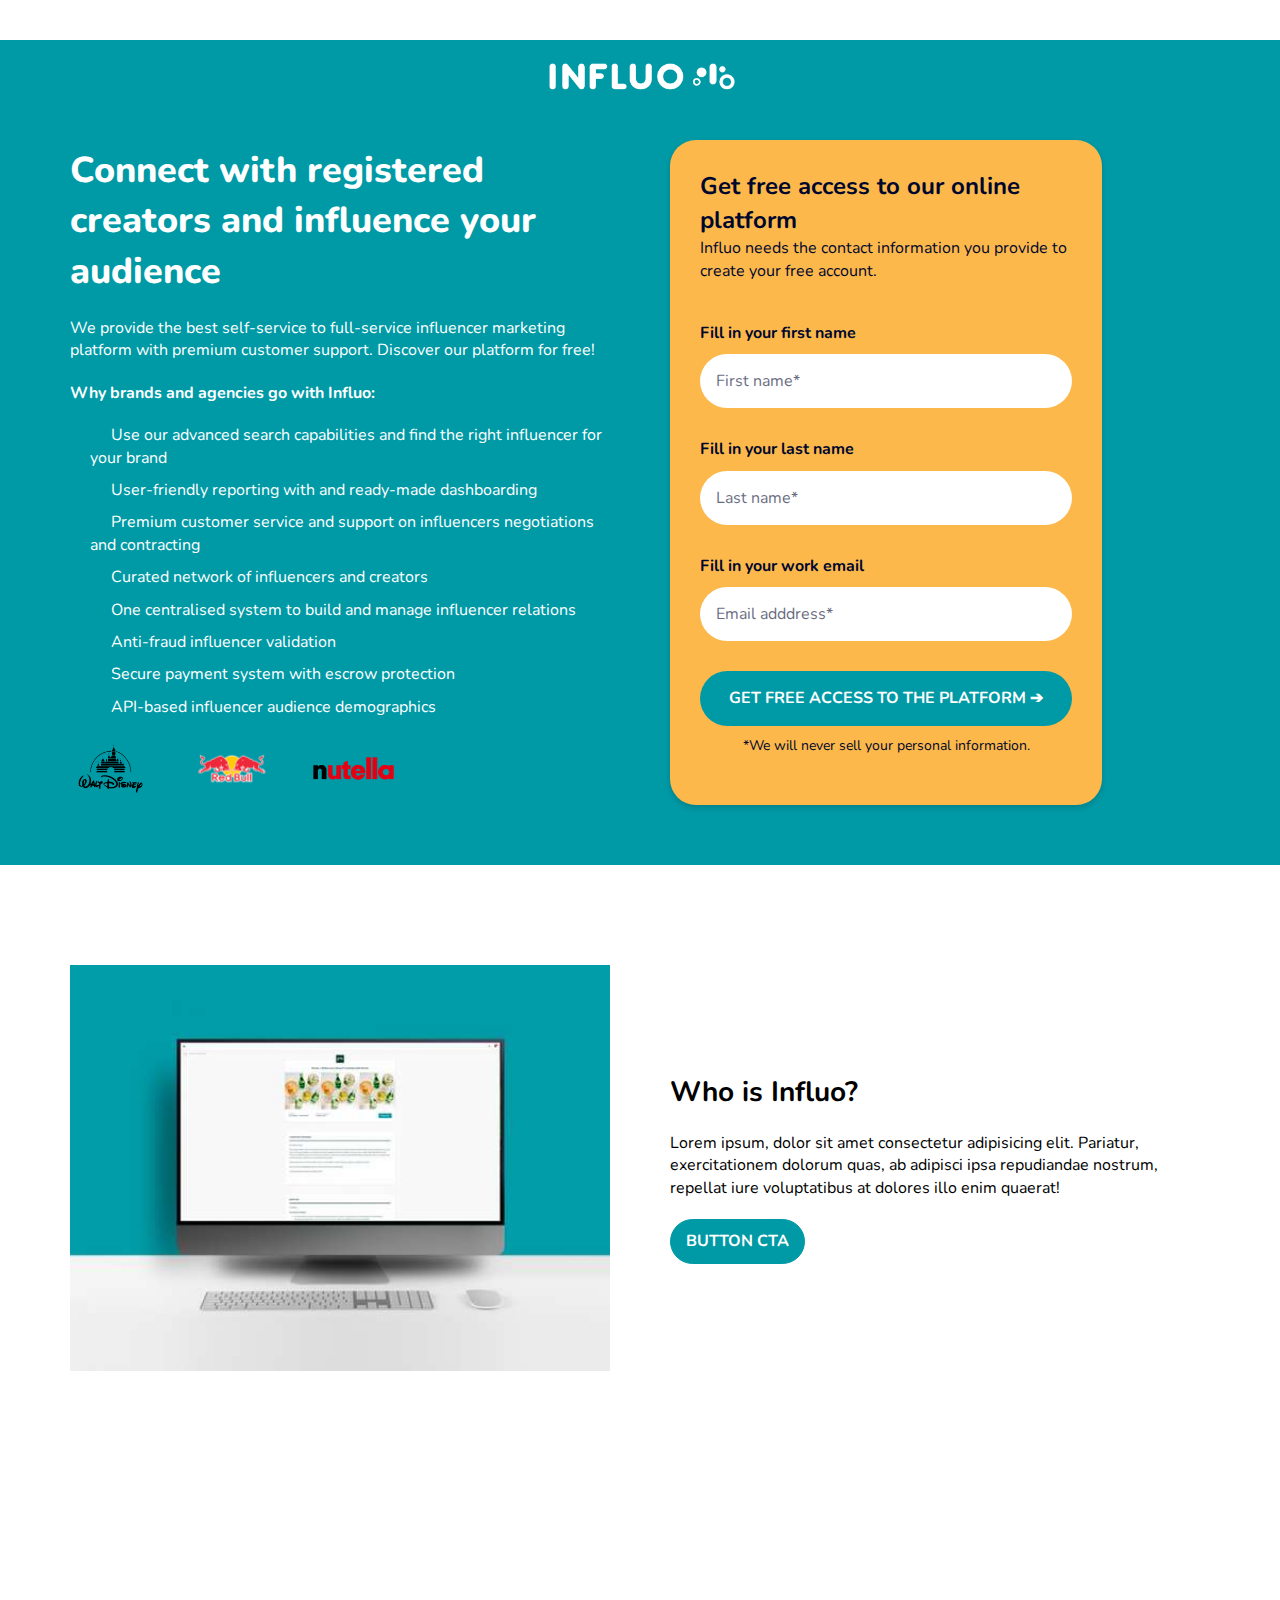
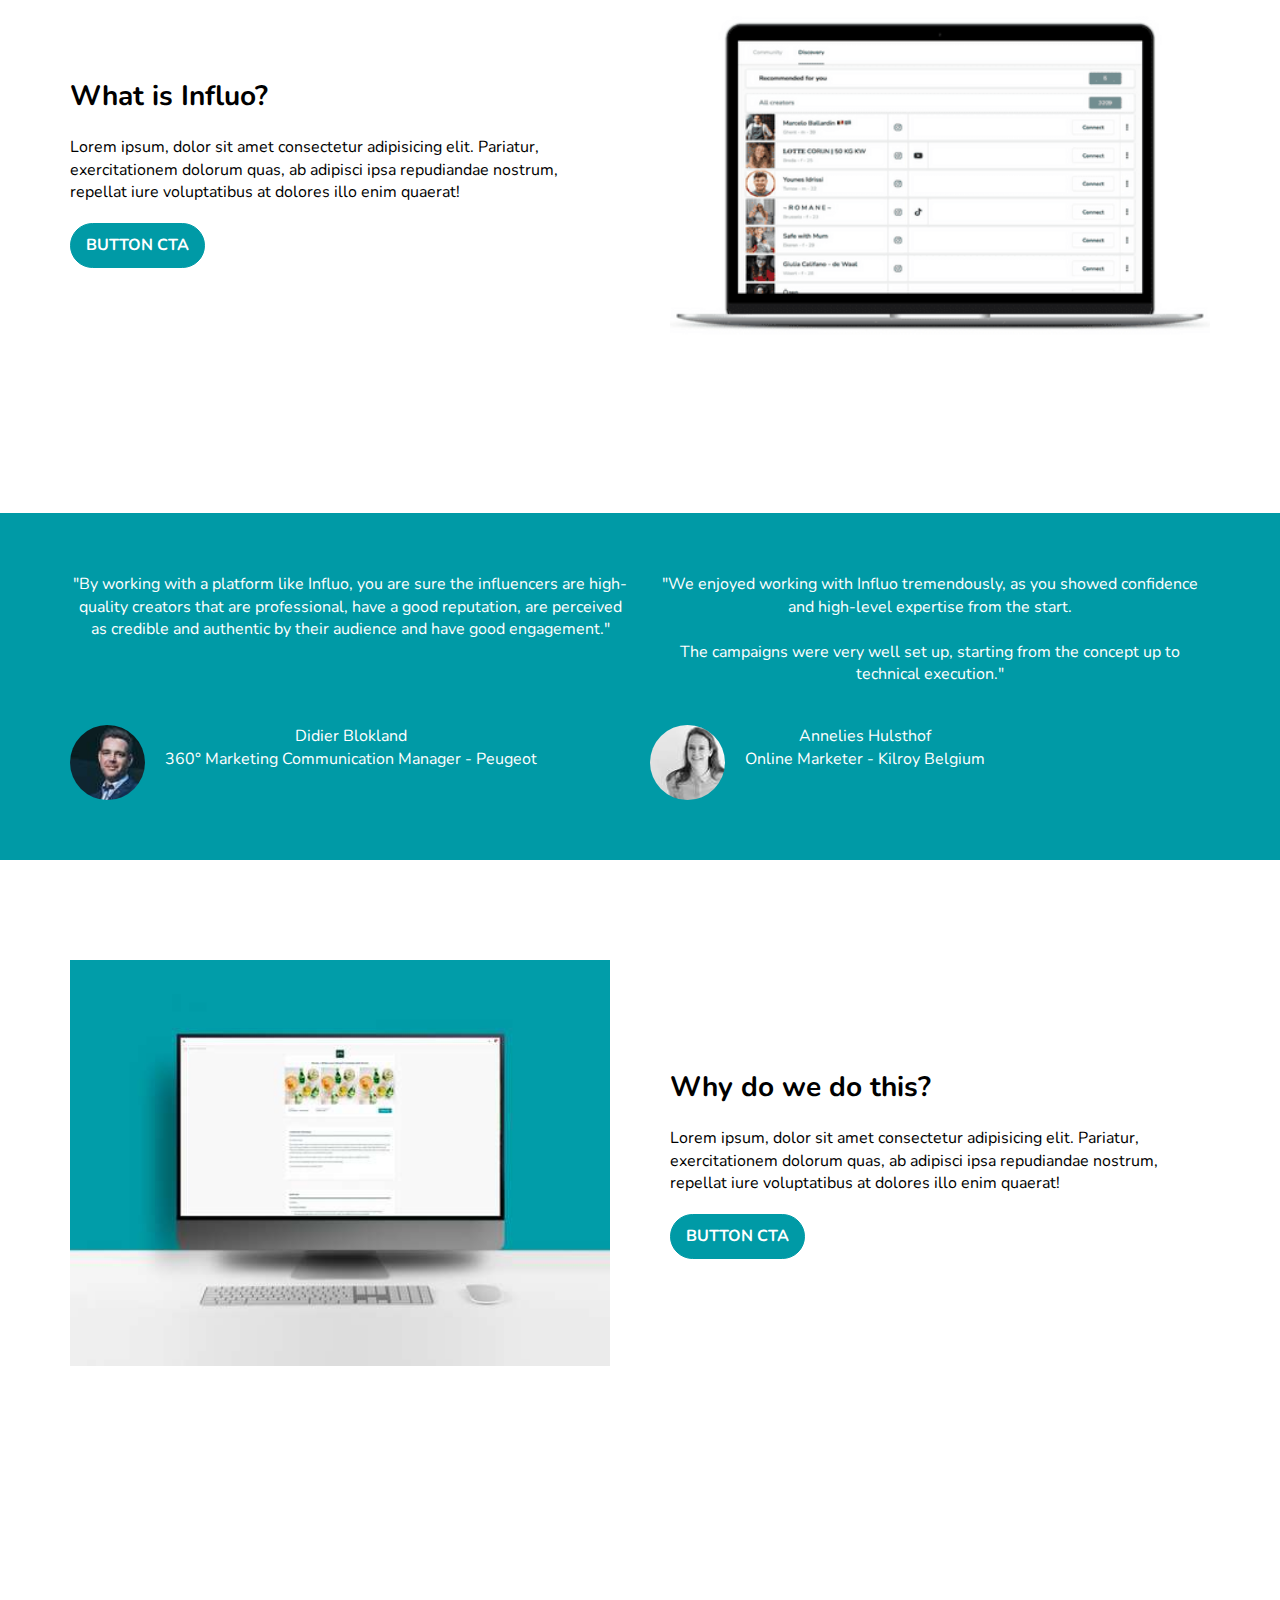
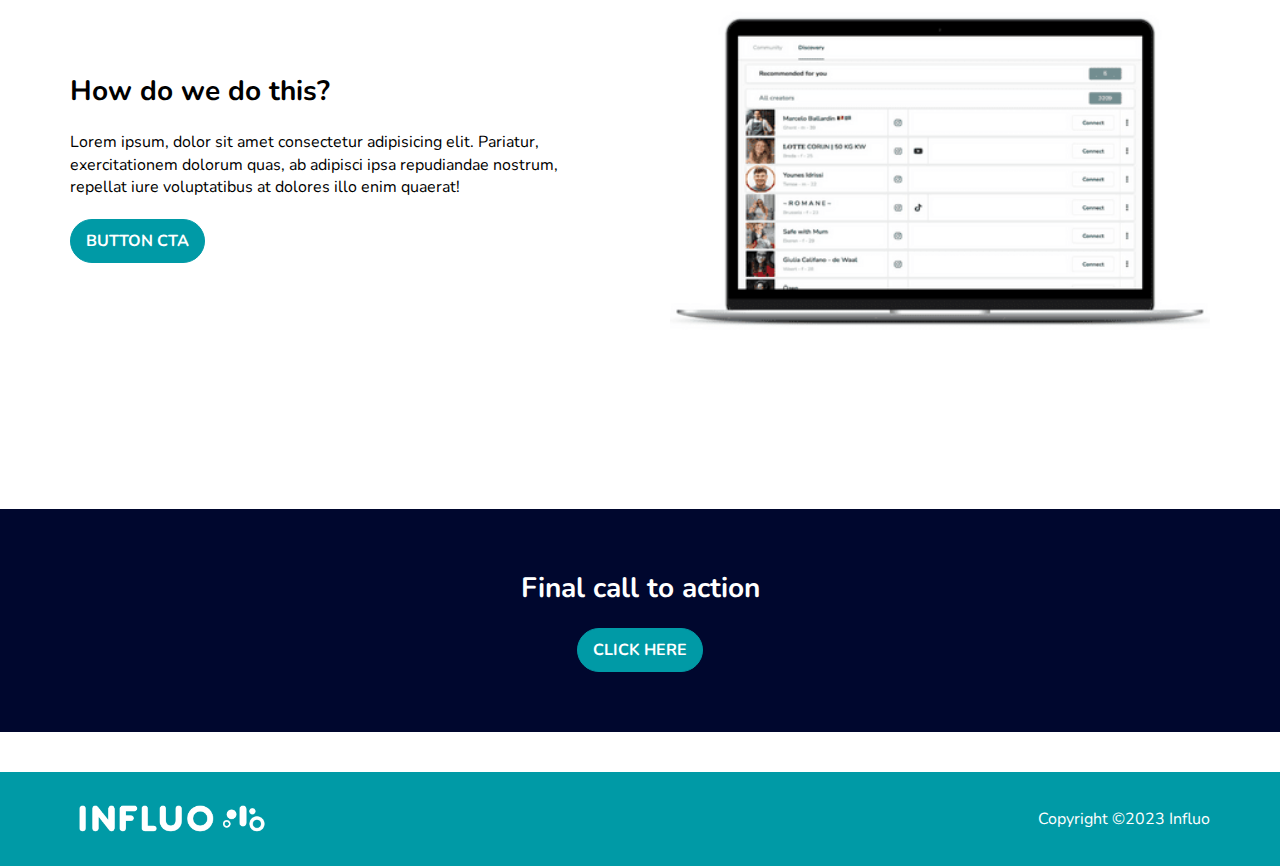
<file: index.html>
<!DOCTYPE html>
<html lang="en">
<head>
    <meta charset="UTF-8">
    <meta http-equiv="X-UA-Compatible" content="IE=edge">
    <meta name="viewport" content="width=device-width, initial-scale=1.0">
    <title>
        Connect with registered creators and influence your audience
    </title>
    <meta name="description" content="">

    <link rel="stylesheet" href="https://cdnjs.cloudflare.com/ajax/libs/font-awesome/6.4.0/css/all.min.css" integrity="sha512-iecdLmaskl7CVkqkXNQ/ZH/XLlvWZOJyj7Yy7tcenmpD1ypASozpmT/E0iPtmFIB46ZmdtAc9eNBvH0H/ZpiBw==" crossorigin="anonymous" referrerpolicy="no-referrer" />

    <link rel="stylesheet" href="/css/global.css">
    <link rel="stylesheet" href="/css/header-footer.css">

    <link rel="stylesheet" href="/pages/css/style.css">

    <link rel="apple-touch-icon" sizes="180x180" href="/assets/favicon/apple-touch-icon.png">
    <link rel="icon" type="image/png" sizes="32x32" href="/assets/favicon/favicon-32x32.png">
    <link rel="icon" type="image/png" sizes="16x16" href="/assets/favicon/favicon-16x16.png">
    <link rel="manifest" href="/assets/favicon/site.webmanifest">
    <link rel="mask-icon" href="/assets/favicon/safari-pinned-tab.svg" color="#5bbad5">
    <meta name="msapplication-TileColor" content="#da532c">
    <meta name="theme-color" content="#ffffff">

    <!-- Google Tag Manager -->
    <script>(function(w,d,s,l,i){w[l]=w[l]||[];w[l].push({'gtm.start':
    new Date().getTime(),event:'gtm.js'});var f=d.getElementsByTagName(s)[0],
    j=d.createElement(s),dl=l!='dataLayer'?'&l='+l:'';j.async=true;j.src=
    'https://www.googletagmanager.com/gtm.js?id='+i+dl;f.parentNode.insertBefore(j,f);
    })(window,document,'script','dataLayer','GTM-KBGB789');</script>
    <!-- End Google Tag Manager -->
</head>
<body>

    <!-- Google Tag Manager (noscript) -->
    <noscript><iframe src="https://www.googletagmanager.com/ns.html?id=GTM-KBGB789"
    height="0" width="0" style="display:none;visibility:hidden"></iframe></noscript>
    <!-- End Google Tag Manager (noscript) -->

<header>
    <div class="section header" id="header">
        <div class="row">
            <div class="container">
                <a class="nav-logo" href="/">
                    <img class="logo" src="/assets/logo/logo-white.png" alt="Influo Media Logo">
                </a>
            </div>
        </div>

        <div class="topnav-content-sm">
            <div class="header-col">
                <a href="/">
                    <img class="logo" src="/assets/logo/logo-white.png" alt="Influo Media Logo">
                </a>
            </div>
            <div class="header-col">
                <a class="icon" id="menu-toggle">
                    <svg xmlns="http://www.w3.org/2000/svg" viewBox="0 0 448 512"><path d="M0 96C0 78.3 14.3 64 32 64H416c17.7 0 32 14.3 32 32s-14.3 32-32 32H32C14.3 128 0 113.7 0 96zM0 256c0-17.7 14.3-32 32-32H416c17.7 0 32 14.3 32 32s-14.3 32-32 32H32c-17.7 0-32-14.3-32-32zM448 416c0 17.7-14.3 32-32 32H32c-17.7 0-32-14.3-32-32s14.3-32 32-32H416c17.7 0 32 14.3 32 32z"/></svg>
                </a>
            </div>
        </div>
        <div class="small-menu-wrapper">
            <div class="small-menu-content">
                <a class="nav" href="#">
                    Menu 1
                </a>
                <a class="nav" href="#">
                    Menu 2
                </a>
                <a class="nav" href="#">
                    Menu 3
                </a>
            </div>
        </div>
    </div>
</header>

<div class="section banner blue" id="form">
    <div class="row">
        <div class="col">
            <h1>
                Connect with registered creators and influence your audience
            </h1>
            <p>
                We provide the best self-service to full-service influencer marketing platform with premium customer support. Discover our platform for free!
            </p>
            <p class="bold">
                Why brands and agencies go with Influo:
            </p>
            <ul>
                <li>
                    Use our advanced search capabilities and find the right influencer for your brand
                </li>
                <li>
                    User-friendly reporting with and ready-made dashboarding
                </li>
                <li>
                    Premium customer service and support on influencers negotiations and contracting
                </li>
                <li>
                    Curated network of influencers and creators
                </li>
                <li>
                    One centralised system to build and manage influencer relations
                </li>
                <li>
                    Anti-fraud influencer validation
                </li>
                <li>
                    Secure payment system with escrow protection
                </li>
                <li>
                    API-based influencer audience demographics
                </li>
            </ul>
            <div class="logos-wrapper wrapper">
                <div class="item">
                    <img src="/pages/img/logos/disney-logo.png" alt="Walt Disney Logo">
                </div>
                <div class="item">
                    <img src="/pages/img/logos/redbull-logo.png" alt="Red Bull Logo">
                </div>
                <div class="item">
                    <img src="/pages/img/logos/nutella-logo.png" alt="Nutella Logo">
                </div>
            </div>
        </div>
        <div class="col">
            <div class="form-wrapper">
                <h3>
                    Get free access to our online platform
                </h3>
                <p>
                    Influo needs the contact information you provide to create your free account.
                </p>
                <form action="https://formspree.io/f/mbjeonre" method="post" target="_blank" novalidate>
                    <label for="first-name">
                        Fill in your first name
                    </label>
                    <input id="first-name" type="text" value="" name="first-name" placeholder="First name*" required>

                    <label for="last-name">
                        Fill in your last name
                    </label>
                    <input id="last-name" type="text" value="" name="last-name" placeholder="Last name*" required>

                    <label for="last-name">
                        Fill in your work email
                    </label>
                    <input id="email" type="email" value="" name="email" class="email" placeholder="Email adddress*" required>

                    <input type="submit" value="Get free access to the platform ➔" name="subscribe" class="btn">
                    <p class="small">
                        *We will never sell your personal information.
                    </p>
                </form>
            </div>
        </div>
    </div>
</div>

<div class="section who">
    <div class="row">
        <div class="col">
            <img src="/pages/img/general/image1.jpeg" alt="">
        </div>
        <div class="col">
            <h2>
                Who is Influo?
            </h2>
            <p>
                Lorem ipsum, dolor sit amet consectetur adipisicing elit. Pariatur, exercitationem dolorum quas, ab adipisci ipsa repudiandae nostrum, repellat iure voluptatibus at dolores illo enim quaerat!
            </p>
            <a href="#form" class="btn">
                Button cta
            </a>
        </div>
    </div>
</div>

<div class="section what">
    <div class="row">
        <div class="col">
            <h2>
                What is Influo?
            </h2>
            <p>
                Lorem ipsum, dolor sit amet consectetur adipisicing elit. Pariatur, exercitationem dolorum quas, ab adipisci ipsa repudiandae nostrum, repellat iure voluptatibus at dolores illo enim quaerat!
            </p>
            <a href="#form" class="btn">
                Button cta
            </a>
        </div>
        <div class="col">
            <img src="/pages/img/general/image2.png" alt="">
        </div>
    </div>
</div>

<div class="section social-proof blue">
    <div class="row flex-col center">
        <div class="social-proof-wrapper wrapper">
            <div class="item">
                <div class="item-col">
                    <p class="body">
                        "By working with a platform like Influo, you are sure the influencers are high-quality creators that are professional, have a good reputation, are perceived as credible and authentic by their audience and have good engagement."
                    </p>
                </div>
                <div class="item-col">
                    <img src="/pages/img/reviews/didier.jpeg" alt="Didier">
                    <p class="author">
                        Didier Blokland
                        <br>
                        360° Marketing Communication Manager - Peugeot
                    </p>
                </div>
            </div>
            <div class="item">
                <div class="item-col">
                    <p class="body">
                        "We enjoyed working with Influo tremendously, as you showed confidence and high-level expertise from the start.
                        <br><br>
                        The campaigns were very well set up, starting from the concept up to technical execution."
                    </p>  
                </div>
                <div class="item-col">
                    <img src="/pages/img/reviews/annelies.jpeg" alt="Annelies">
                    <p class="author">
                        Annelies Hulsthof
                        <br>
                        Online Marketer - Kilroy Belgium
                    </p>
                </div>
            </div>
        </div>
    </div>
</div>

<div class="section why">
    <div class="row">
        <div class="col">
            <img src="/pages/img/general/image1.jpeg" alt="">
        </div>
        <div class="col">
            <h2>
                Why do we do this?
            </h2>
            <p>
                Lorem ipsum, dolor sit amet consectetur adipisicing elit. Pariatur, exercitationem dolorum quas, ab adipisci ipsa repudiandae nostrum, repellat iure voluptatibus at dolores illo enim quaerat!
            </p>
            <a href="#form" class="btn">
                Button cta
            </a>
        </div>
    </div>
</div>

<div class="section how">
    <div class="row">
        <div class="col">
            <h2>
                How do we do this?
            </h2>
            <p>
                Lorem ipsum, dolor sit amet consectetur adipisicing elit. Pariatur, exercitationem dolorum quas, ab adipisci ipsa repudiandae nostrum, repellat iure voluptatibus at dolores illo enim quaerat!
            </p>
            <a href="#form" class="btn">
                Button cta
            </a>
        </div>
        <div class="col">
            <img src="/pages/img/general/image2.png" alt="">
        </div>
    </div>
</div>

<div class="section cta black">
    <div class="row flex-col center">
        <h2>
            Final call to action
        </h2>
        <a href="#form" class="btn">
            Click here
        </a>
    </div>
</div>

<footer>
    <div class="section footer" id="footer">
        <div class="row">
            <img src="/assets/logo/logo-white.png" alt="Logo" class="logo">
            <p class="legal">
                Copyright ©2023 Influo
            </p>
        </div>
    </div>
</footer>
    
    
    <script src="https://code.jquery.com/jquery-3.7.0.min.js" integrity="sha256-2Pmvv0kuTBOenSvLm6bvfBSSHrUJ+3A7x6P5Ebd07/g=" crossorigin="anonymous"></script>
    <script src="/js/app.js"></script>
</body>
</html>
</file>
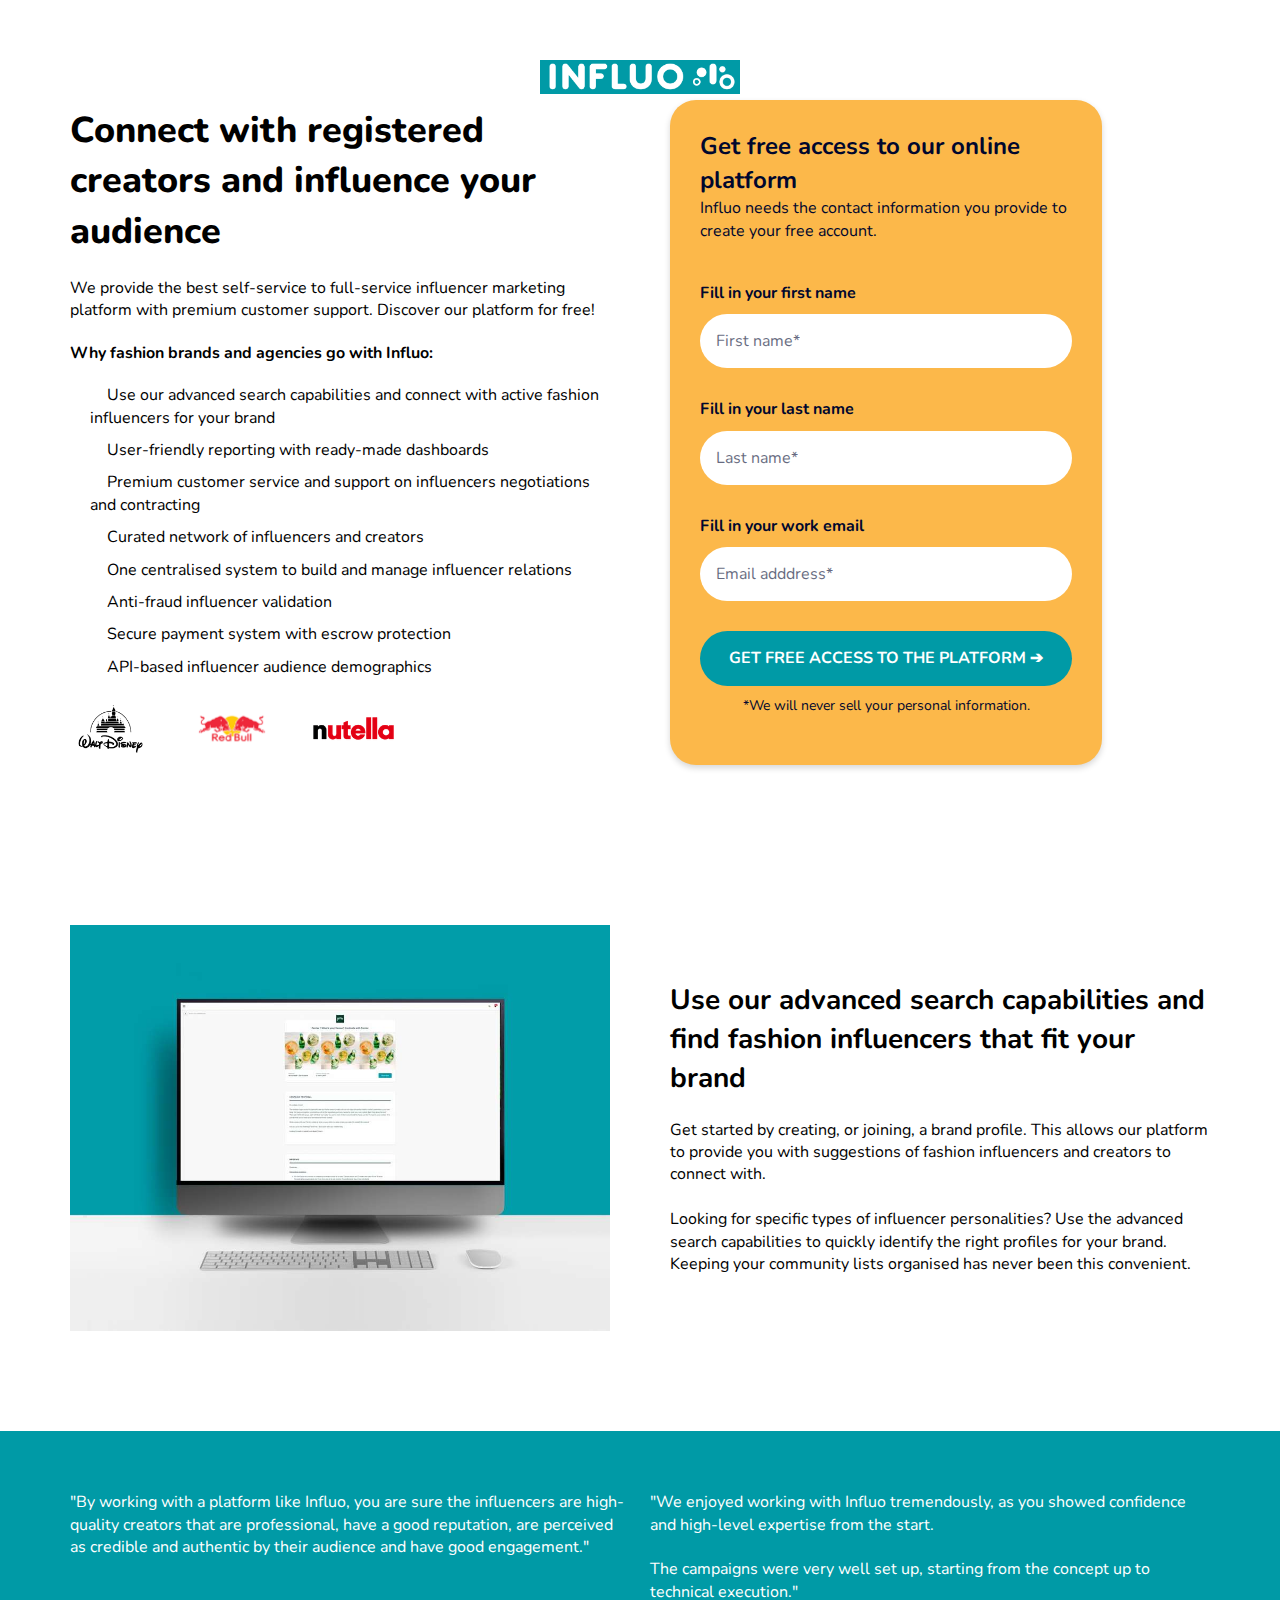
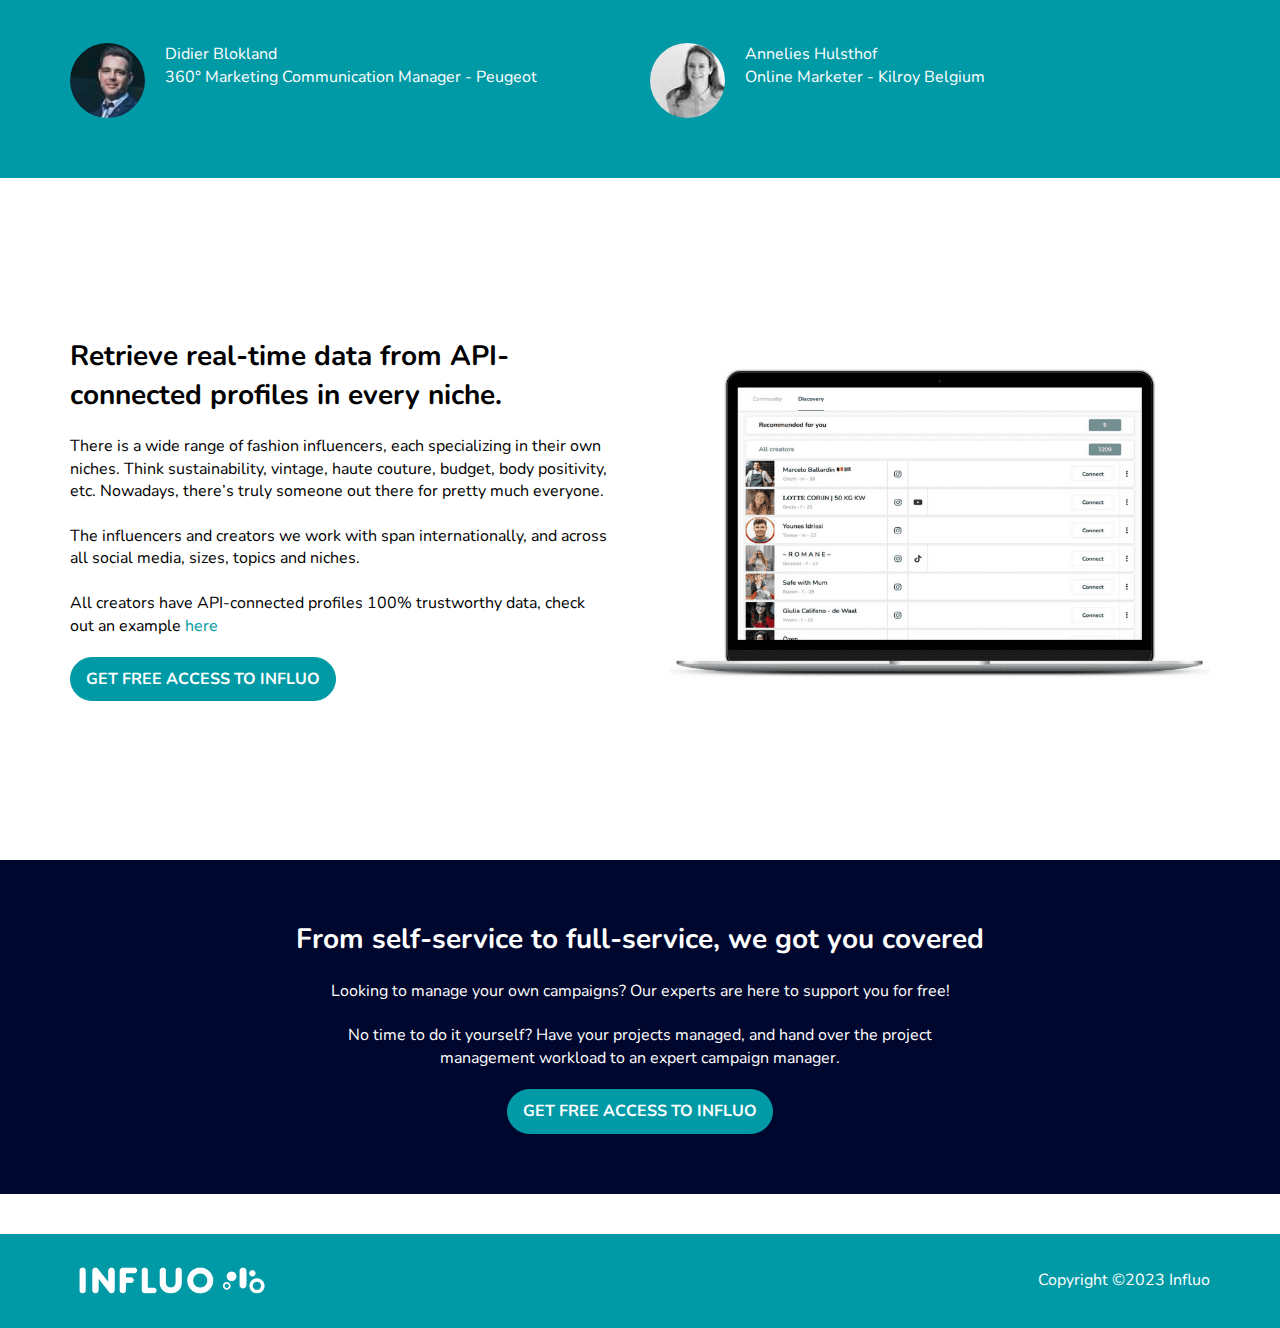
<file: pages/brands-lp/index.html>
<!DOCTYPE html>
<html lang="en">
<head>
    <meta charset="UTF-8">
    <meta http-equiv="X-UA-Compatible" content="IE=edge">
    <meta name="viewport" content="width=device-width, initial-scale=1.0">
    <title>
        The best influencer marketing platform for Fashion & Apparel Brands
    </title>
    <meta name="description" content="">

    <link rel="stylesheet" href="https://cdnjs.cloudflare.com/ajax/libs/font-awesome/6.4.0/css/all.min.css" integrity="sha512-iecdLmaskl7CVkqkXNQ/ZH/XLlvWZOJyj7Yy7tcenmpD1ypASozpmT/E0iPtmFIB46ZmdtAc9eNBvH0H/ZpiBw==" crossorigin="anonymous" referrerpolicy="no-referrer" />

    <link rel="stylesheet" href="/css/global.css">
    <link rel="stylesheet" href="/css/header-footer.css">

    <link rel="stylesheet" href="/pages/css/style.css">

    <link rel="apple-touch-icon" sizes="180x180" href="/assets/favicon/apple-touch-icon.png">
    <link rel="icon" type="image/png" sizes="32x32" href="/assets/favicon/favicon-32x32.png">
    <link rel="icon" type="image/png" sizes="16x16" href="/assets/favicon/favicon-16x16.png">
    <link rel="manifest" href="/assets/favicon/site.webmanifest">
    <link rel="mask-icon" href="/assets/favicon/safari-pinned-tab.svg" color="#5bbad5">
    <meta name="msapplication-TileColor" content="#da532c">
    <meta name="theme-color" content="#ffffff">

    <!-- Google Tag Manager -->
    <script>(function(w,d,s,l,i){w[l]=w[l]||[];w[l].push({'gtm.start':
    new Date().getTime(),event:'gtm.js'});var f=d.getElementsByTagName(s)[0],
    j=d.createElement(s),dl=l!='dataLayer'?'&l='+l:'';j.async=true;j.src=
    'https://www.googletagmanager.com/gtm.js?id='+i+dl;f.parentNode.insertBefore(j,f);
    })(window,document,'script','dataLayer','GTM-KBGB789');</script>
    <!-- End Google Tag Manager -->
</head>
<body>

    <!-- Google Tag Manager (noscript) -->
    <noscript><iframe src="https://www.googletagmanager.com/ns.html?id=GTM-KBGB789"
    height="0" width="0" style="display:none;visibility:hidden"></iframe></noscript>
    <!-- End Google Tag Manager (noscript) -->

<header>
    <div class="section header" id="header">
        <div class="row">
            <div class="container">
                <a class="nav-logo" href="/">
                    <img class="logo" src="/assets/logo/logo-white.png" alt="Influo Media Logo">
                </a>
            </div>
        </div>

        <div class="topnav-content-sm">
            <div class="header-col">
                <a href="/">
                    <img class="logo" src="/assets/logo/logo-white.png" alt="Influo Media Logo">
                </a>
            </div>
            <div class="header-col">
                <a class="icon" id="menu-toggle">
                    <svg xmlns="http://www.w3.org/2000/svg" viewBox="0 0 448 512"><path d="M0 96C0 78.3 14.3 64 32 64H416c17.7 0 32 14.3 32 32s-14.3 32-32 32H32C14.3 128 0 113.7 0 96zM0 256c0-17.7 14.3-32 32-32H416c17.7 0 32 14.3 32 32s-14.3 32-32 32H32c-17.7 0-32-14.3-32-32zM448 416c0 17.7-14.3 32-32 32H32c-17.7 0-32-14.3-32-32s14.3-32 32-32H416c17.7 0 32 14.3 32 32z"/></svg>
                </a>
            </div>
        </div>
        <div class="small-menu-wrapper">
            <div class="small-menu-content">
                <a class="nav" href="#">
                    Menu 1
                </a>
                <a class="nav" href="#">
                    Menu 2
                </a>
                <a class="nav" href="#">
                    Menu 3
                </a>
            </div>
        </div>
    </div>
</header>

<div class="section" id="form">
    <div class="row">
        <div class="col">
            <h1>
                Connect with registered creators and influence your audience
            </h1>
            <p>
                We provide the best self-service to full-service influencer marketing platform with premium customer support. Discover our platform for free!
            </p>
            <p class="bold">
                Why fashion brands and agencies go with Influo:
            </p>
            <ul>
                <li>Use our advanced search capabilities and connect with active fashion influencers for your brand</li>
                <li>User-friendly reporting with ready-made dashboards</li>
                <li>Premium customer service and support on influencers negotiations and contracting</li>
                <li>Curated network of influencers and creators</li>
                <li>One centralised system to build and manage influencer relations</li>
                <li>Anti-fraud influencer validation</li>
                <li>Secure payment system with escrow protection</li>
                <li>API-based influencer audience demographics</li>
            </ul>
            <div class="logos-wrapper wrapper">
                <div class="item">
                    <img src="/pages/img/logos/disney-logo.png" alt="Walt Disney Logo">
                </div>
                <div class="item">
                    <img src="/pages/img/logos/redbull-logo.png" alt="Red Bull Logo">
                </div>
                <div class="item">
                    <img src="/pages/img/logos/nutella-logo.png" alt="Nutella Logo">
                </div>
            </div>
        </div>
        <div class="col">
            <div class="form-wrapper">
                <h3>
                    Get free access to our online platform
                </h3>
                <p>
                    Influo needs the contact information you provide to create your free account.
                </p>
                <form action="https://formspree.io/f/mbjeonre" method="post" target="_blank" novalidate>
                    <label for="first-name">
                        Fill in your first name
                    </label>
                    <input id="first-name" type="text" value="" name="first-name" placeholder="First name*" required>

                    <label for="last-name">
                        Fill in your last name
                    </label>
                    <input id="last-name" type="text" value="" name="last-name" placeholder="Last name*" required>

                    <label for="last-name">
                        Fill in your work email
                    </label>
                    <input id="email" type="email" value="" name="email" class="email" placeholder="Email adddress*" required>

                    <input type="submit" value="Get free access to the platform ➔" name="subscribe" class="btn">
                    <p class="small">
                        *We will never sell your personal information.
                    </p>
                </form>
            </div>
        </div>
    </div>
</div>

<div class="section who">
    <div class="row">
        <div class="col">
            <img src="./img/image1.jpeg" alt="">
        </div>
        <div class="col">
            <h2>
                Use our advanced search capabilities and find fashion influencers that fit your brand
            </h2>
            <p>
                Get started by creating, or joining, a brand profile. This allows our platform to provide you with suggestions of fashion influencers and creators to connect with.
                <br><br>
                Looking for specific types of influencer personalities?
                Use the advanced search capabilities to quickly identify the right profiles for your brand. Keeping your community lists organised has never been this convenient.
            </p>
        </div>
    </div>
</div>

<div class="section social-proof blue">
    <div class="row flex-col">
        <div class="social-proof-wrapper wrapper">
            <div class="item">
                <div class="item-col">
                    <p class="body">
                        "By working with a platform like Influo, you are sure the influencers are high-quality creators that are professional, have a good reputation, are perceived as credible and authentic by their audience and have good engagement."
                    </p>
                </div>
                <div class="item-col">
                    <img src="/pages/img/reviews/didier.jpeg" alt="Didier">
                    <p class="author">
                        Didier Blokland
                        <br>
                        360° Marketing Communication Manager - Peugeot
                    </p>
                </div>
            </div>
            <div class="item">
                <div class="item-col">
                    <p class="body">
                        "We enjoyed working with Influo tremendously, as you showed confidence and high-level expertise from the start.
                        <br><br>
                        The campaigns were very well set up, starting from the concept up to technical execution."
                    </p>  
                </div>
                <div class="item-col">
                    <img src="/pages/img/reviews/annelies.jpeg" alt="Annelies">
                    <p class="author">
                        Annelies Hulsthof
                        <br>
                        Online Marketer - Kilroy Belgium
                    </p>
                </div>
            </div>
        </div>
    </div>
</div>

<div class="section what">
    <div class="row">
        <div class="col">
            <h2>
                Retrieve real-time data from API-connected profiles in every niche.
            </h2>
            <p>
                There is a wide range of fashion influencers, each specializing in their own niches. Think sustainability, vintage, haute couture, budget, body positivity, etc. Nowadays, there’s truly someone out there for pretty much everyone.
                <br><br>
                The influencers and creators we work with span internationally, and across all social media, sizes, topics and niches.
                <br><br>
                All creators have API-connected profiles 100% trustworthy data, check out an example <a target="_blank" href="https://app.influo.com/account/klaar?pageId=3306">here</a>
            </p>
            <a href="#form" class="btn">
                Get free access to Influo
            </a>
        </div>
        <div class="col">
            <img src="./img/image2.png" alt="">
        </div>
    </div>
</div>

<div class="section cta black">
    <div class="row flex-col center">
        <h2>
            From self-service to full-service, we got you covered
        </h2>
        <p>
            Looking to manage your own campaigns? Our experts are here to support you for free!
            <br><br>
            No time to do it yourself? Have your projects managed, and hand over the project 
            <br>
            management workload to an expert campaign manager.
        </p>
        <a href="#form" class="btn">
            Get free access to Influo
        </a>
    </div>
</div>

<footer>
    <div class="section footer" id="footer">
        <div class="row">
            <img src="/assets/logo/logo-white.png" alt="Logo" class="logo">
            <p class="legal">
                Copyright ©2023 Influo
            </p>
        </div>
    </div>
</footer>
    
    <script src="https://code.jquery.com/jquery-3.7.0.min.js" integrity="sha256-2Pmvv0kuTBOenSvLm6bvfBSSHrUJ+3A7x6P5Ebd07/g=" crossorigin="anonymous"></script>
    <script src="/js/app.js"></script>
</body>
</html>
</file>
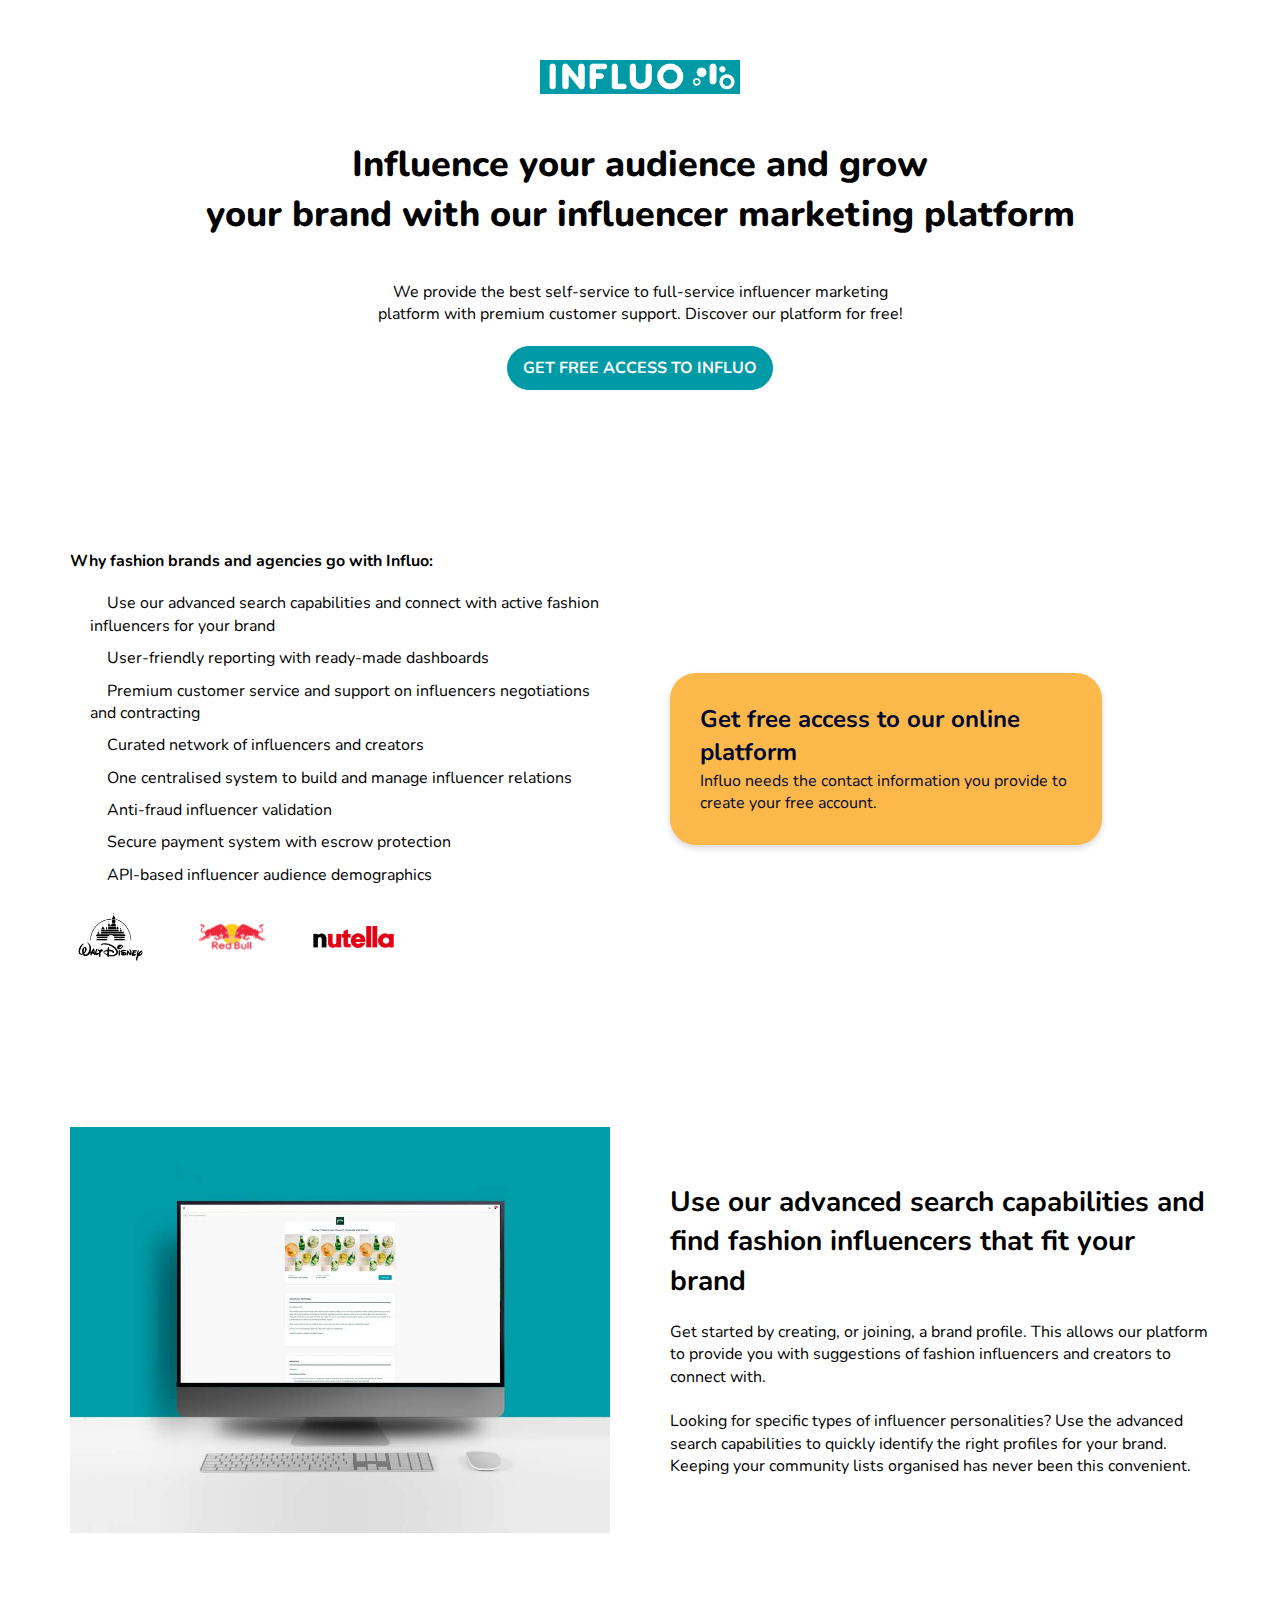
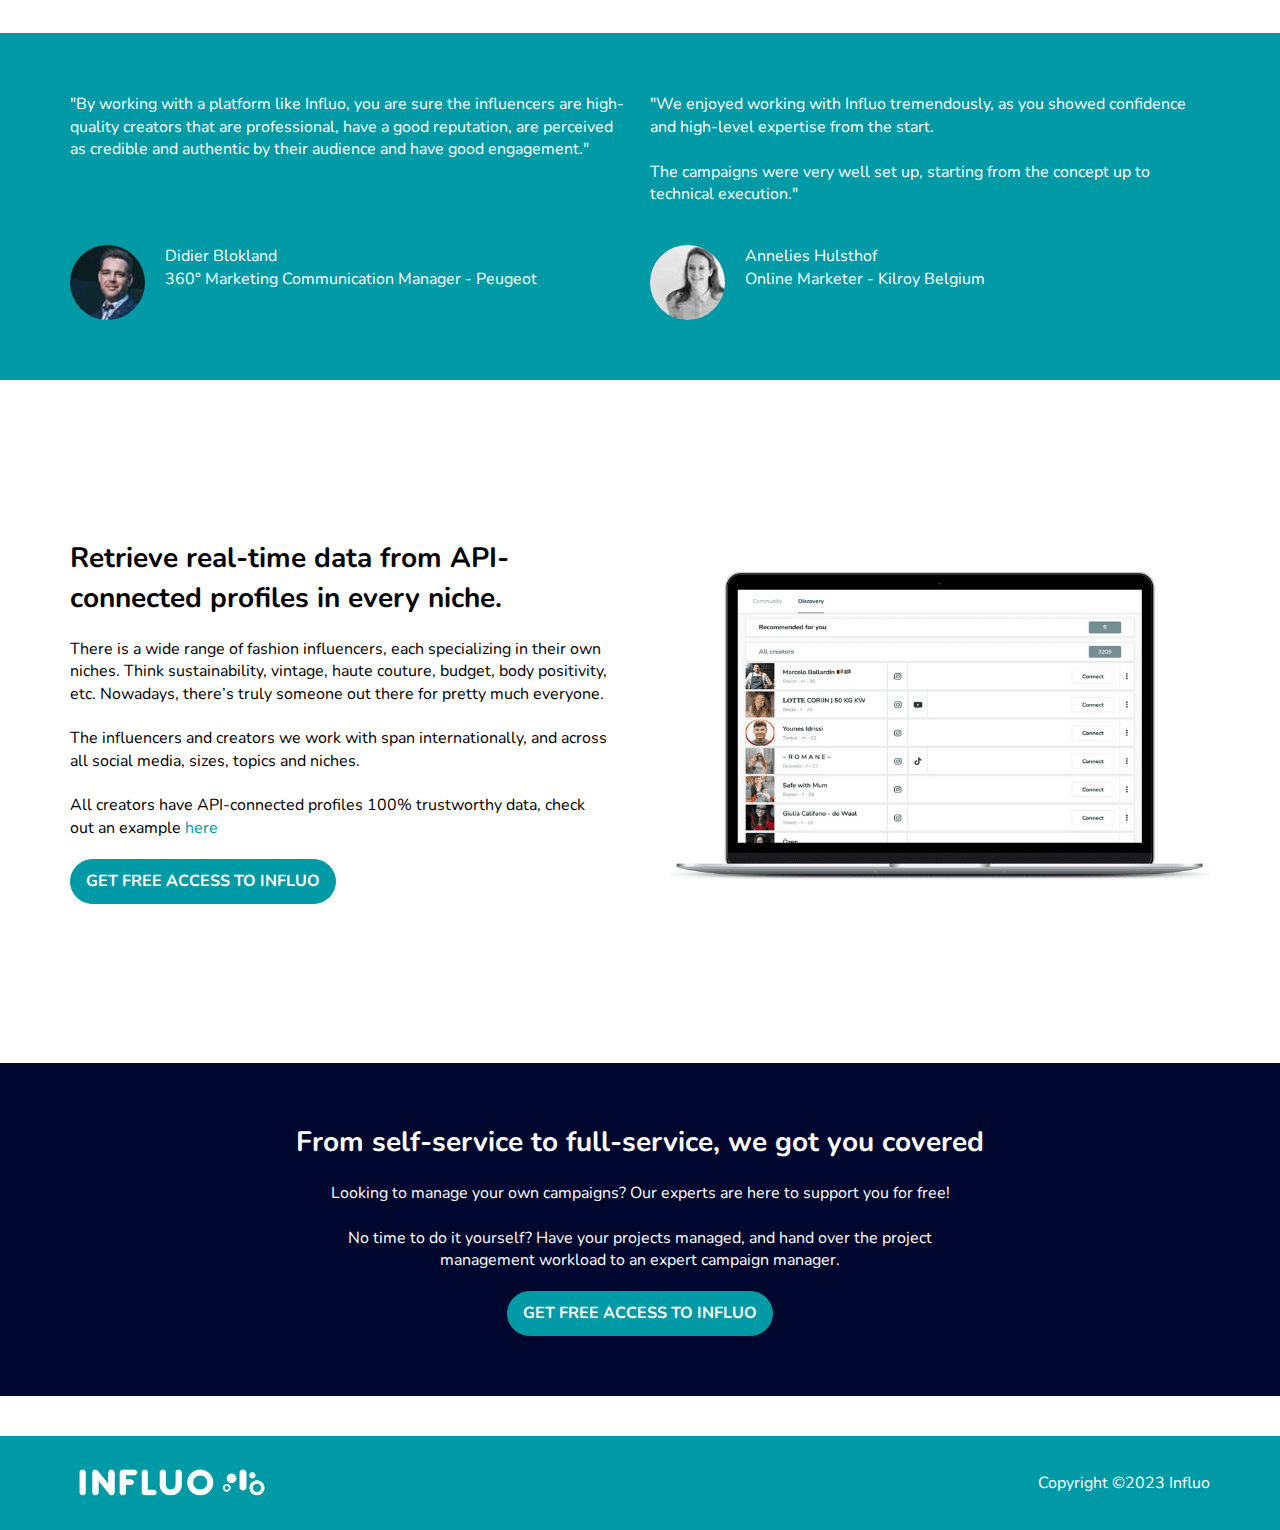
<file: pages/brands/index.html>
<!DOCTYPE html>
<html lang="en">
<head>
    <meta charset="UTF-8">
    <meta http-equiv="X-UA-Compatible" content="IE=edge">
    <meta name="viewport" content="width=device-width, initial-scale=1.0">
    <title>
        The best influencer marketing platform for Fashion & Apparel Brands
    </title>
    <meta name="description" content="">

    <link rel="stylesheet" href="https://cdnjs.cloudflare.com/ajax/libs/font-awesome/6.4.0/css/all.min.css" integrity="sha512-iecdLmaskl7CVkqkXNQ/ZH/XLlvWZOJyj7Yy7tcenmpD1ypASozpmT/E0iPtmFIB46ZmdtAc9eNBvH0H/ZpiBw==" crossorigin="anonymous" referrerpolicy="no-referrer" />

    <link rel="stylesheet" href="/css/global.css">
    <link rel="stylesheet" href="/css/header-footer.css">

    <link rel="stylesheet" href="/pages/css/style.css">

    <link rel="apple-touch-icon" sizes="180x180" href="/assets/favicon/apple-touch-icon.png">
    <link rel="icon" type="image/png" sizes="32x32" href="/assets/favicon/favicon-32x32.png">
    <link rel="icon" type="image/png" sizes="16x16" href="/assets/favicon/favicon-16x16.png">
    <link rel="manifest" href="/assets/favicon/site.webmanifest">
    <link rel="mask-icon" href="/assets/favicon/safari-pinned-tab.svg" color="#5bbad5">
    <meta name="msapplication-TileColor" content="#da532c">
    <meta name="theme-color" content="#ffffff">

    <!-- Google Tag Manager -->
    <script>(function(w,d,s,l,i){w[l]=w[l]||[];w[l].push({'gtm.start':
    new Date().getTime(),event:'gtm.js'});var f=d.getElementsByTagName(s)[0],
    j=d.createElement(s),dl=l!='dataLayer'?'&l='+l:'';j.async=true;j.src=
    'https://www.googletagmanager.com/gtm.js?id='+i+dl;f.parentNode.insertBefore(j,f);
    })(window,document,'script','dataLayer','GTM-KBGB789');</script>
    <!-- End Google Tag Manager -->
</head>
<body>

    <!-- Google Tag Manager (noscript) -->
    <noscript><iframe src="https://www.googletagmanager.com/ns.html?id=GTM-KBGB789"
    height="0" width="0" style="display:none;visibility:hidden"></iframe></noscript>
    <!-- End Google Tag Manager (noscript) -->

<header>
    <div class="section header" id="header">
        <div class="row">
            <div class="container">
                <a class="nav-logo" href="/">
                    <img class="logo" src="/assets/logo/logo-white.png" alt="Influo Media Logo">
                </a>
            </div>
        </div>

        <div class="topnav-content-sm">
            <div class="header-col">
                <a href="/">
                    <img class="logo" src="/assets/logo/logo-white.png" alt="Influo Media Logo">
                </a>
            </div>
            <div class="header-col">
                <a class="icon" id="menu-toggle">
                    <svg xmlns="http://www.w3.org/2000/svg" viewBox="0 0 448 512"><path d="M0 96C0 78.3 14.3 64 32 64H416c17.7 0 32 14.3 32 32s-14.3 32-32 32H32C14.3 128 0 113.7 0 96zM0 256c0-17.7 14.3-32 32-32H416c17.7 0 32 14.3 32 32s-14.3 32-32 32H32c-17.7 0-32-14.3-32-32zM448 416c0 17.7-14.3 32-32 32H32c-17.7 0-32-14.3-32-32s14.3-32 32-32H416c17.7 0 32 14.3 32 32z"/></svg>
                </a>
            </div>
        </div>
        <div class="small-menu-wrapper">
            <div class="small-menu-content">
                <a class="nav" href="#">
                    Menu 1
                </a>
                <a class="nav" href="#">
                    Menu 2
                </a>
                <a class="nav" href="#">
                    Menu 3
                </a>
            </div>
        </div>
    </div>
</header>

<div class="section banner">
    <div class="row flex-col center">
        <h1>
            Influence your audience and grow 
            <br>
            your brand with our influencer marketing platform
        </h1>
        <div class="video-wrapper">

        </div>
        <p>
            We provide the best self-service to full-service influencer marketing 
            <br>
            platform with premium customer support. Discover our platform for free!
        </p>
        <a href="#form" class="btn">
            Get free access to Influo
        </a>
    </div>
</div>

<div class="section" id="form">
    <div class="row">
        <div class="col">
            <p class="bold">
                Why fashion brands and agencies go with Influo:
            </p>
            <ul>
                <li>Use our advanced search capabilities and connect with active fashion influencers for your brand</li>
                <li>User-friendly reporting with ready-made dashboards</li>
                <li>Premium customer service and support on influencers negotiations and contracting</li>
                <li>Curated network of influencers and creators</li>
                <li>One centralised system to build and manage influencer relations</li>
                <li>Anti-fraud influencer validation</li>
                <li>Secure payment system with escrow protection</li>
                <li>API-based influencer audience demographics</li>
            </ul>
            <div class="logos-wrapper wrapper">
                <div class="item">
                    <img src="/pages/img/logos/disney-logo.png" alt="Walt Disney Logo">
                </div>
                <div class="item">
                    <img src="/pages/img/logos/redbull-logo.png" alt="Red Bull Logo">
                </div>
                <div class="item">
                    <img src="/pages/img/logos/nutella-logo.png" alt="Nutella Logo">
                </div>
            </div>
        </div>
        <div class="col">
            <div class="form-wrapper">
                <h3>
                    Get free access to our online platform
                </h3>
                <p>
                    Influo needs the contact information you provide to create your free account.
                </p>
                <script charset="utf-8" type="text/javascript" src="//js.hsforms.net/forms/embed/v2.js"></script>
                <script>
                hbspt.forms.create({
                    region: "na1",
                    portalId: "3879595",
                    formId: "71937468-22dc-4d77-b656-609b20645e07"
                });
                </script>
            </div>
        </div>
    </div>
</div>

<div class="section who">
    <div class="row">
        <div class="col">
            <img src="./img/image1.jpeg" alt="">
        </div>
        <div class="col">
            <h2>
                Use our advanced search capabilities and find fashion influencers that fit your brand
            </h2>
            <p>
                Get started by creating, or joining, a brand profile. This allows our platform to provide you with suggestions of fashion influencers and creators to connect with.
                <br><br>
                Looking for specific types of influencer personalities?
                Use the advanced search capabilities to quickly identify the right profiles for your brand. Keeping your community lists organised has never been this convenient.
            </p>
        </div>
    </div>
</div>

<div class="section social-proof blue">
    <div class="row flex-col">
        <div class="social-proof-wrapper wrapper">
            <div class="item">
                <div class="item-col">
                    <p class="body">
                        "By working with a platform like Influo, you are sure the influencers are high-quality creators that are professional, have a good reputation, are perceived as credible and authentic by their audience and have good engagement."
                    </p>
                </div>
                <div class="item-col">
                    <img src="/pages/img/reviews/didier.jpeg" alt="Didier">
                    <p class="author">
                        Didier Blokland
                        <br>
                        360° Marketing Communication Manager - Peugeot
                    </p>
                </div>
            </div>
            <div class="item">
                <div class="item-col">
                    <p class="body">
                        "We enjoyed working with Influo tremendously, as you showed confidence and high-level expertise from the start.
                        <br><br>
                        The campaigns were very well set up, starting from the concept up to technical execution."
                    </p>  
                </div>
                <div class="item-col">
                    <img src="/pages/img/reviews/annelies.jpeg" alt="Annelies">
                    <p class="author">
                        Annelies Hulsthof
                        <br>
                        Online Marketer - Kilroy Belgium
                    </p>
                </div>
            </div>
        </div>
    </div>
</div>

<div class="section what">
    <div class="row">
        <div class="col">
            <h2>
                Retrieve real-time data from API-connected profiles in every niche.
            </h2>
            <p>
                There is a wide range of fashion influencers, each specializing in their own niches. Think sustainability, vintage, haute couture, budget, body positivity, etc. Nowadays, there’s truly someone out there for pretty much everyone.
                <br><br>
                The influencers and creators we work with span internationally, and across all social media, sizes, topics and niches.
                <br><br>
                All creators have API-connected profiles 100% trustworthy data, check out an example <a target="_blank" href="https://app.influo.com/account/klaar?pageId=3306">here</a>
            </p>
            <a href="#form" class="btn">
                Get free access to Influo
            </a>
        </div>
        <div class="col">
            <img src="./img/image2.png" alt="">
        </div>
    </div>
</div>

<div class="section cta black">
    <div class="row flex-col center">
        <h2>
            From self-service to full-service, we got you covered
        </h2>
        <p>
            Looking to manage your own campaigns? Our experts are here to support you for free!
            <br><br>
            No time to do it yourself? Have your projects managed, and hand over the project 
            <br>
            management workload to an expert campaign manager.
        </p>
        <a href="#form" class="btn">
            Get free access to Influo
        </a>
    </div>
</div>

<footer>
    <div class="section footer" id="footer">
        <div class="row">
            <img src="/assets/logo/logo-white.png" alt="Logo" class="logo">
            <p class="legal">
                Copyright ©2023 Influo
            </p>
        </div>
    </div>
</footer>
    
    <script src="https://code.jquery.com/jquery-3.7.0.min.js" integrity="sha256-2Pmvv0kuTBOenSvLm6bvfBSSHrUJ+3A7x6P5Ebd07/g=" crossorigin="anonymous"></script>
    <script src="/js/app.js"></script>
</body>
</html>
</file>
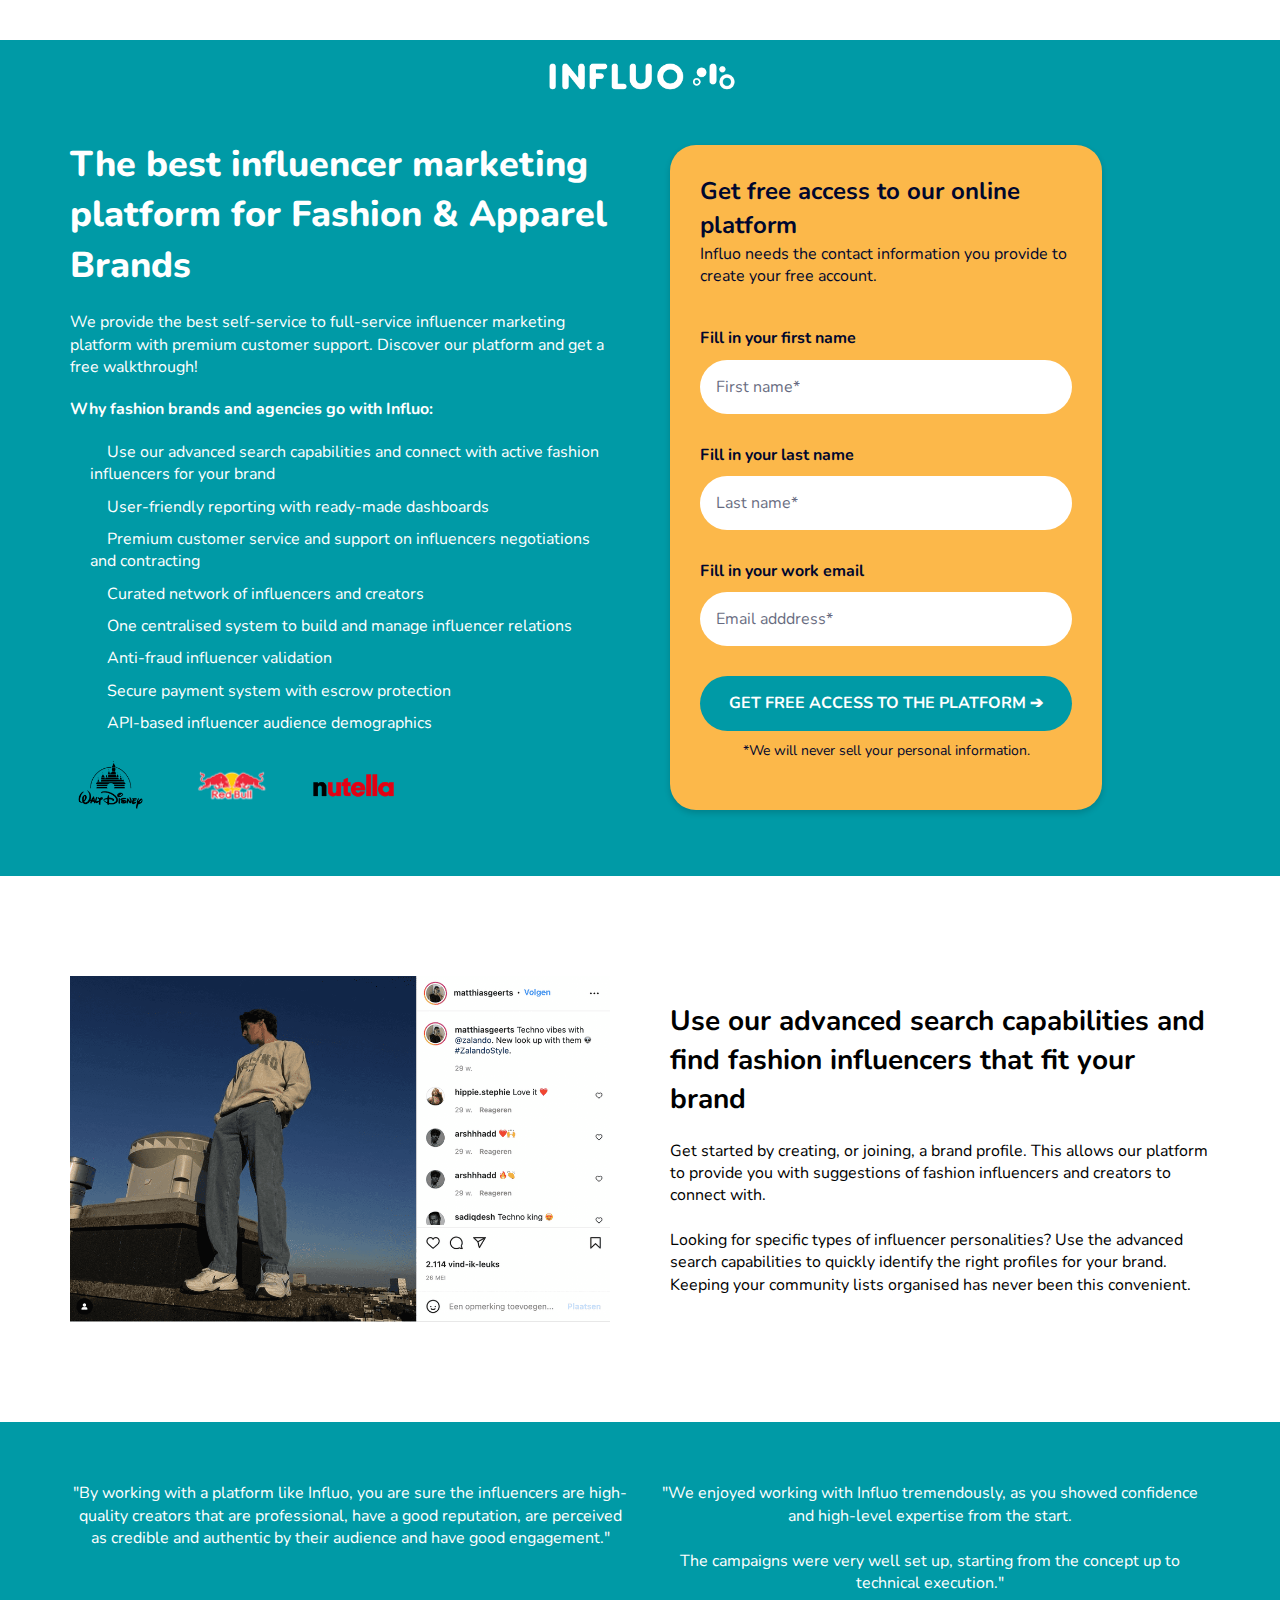
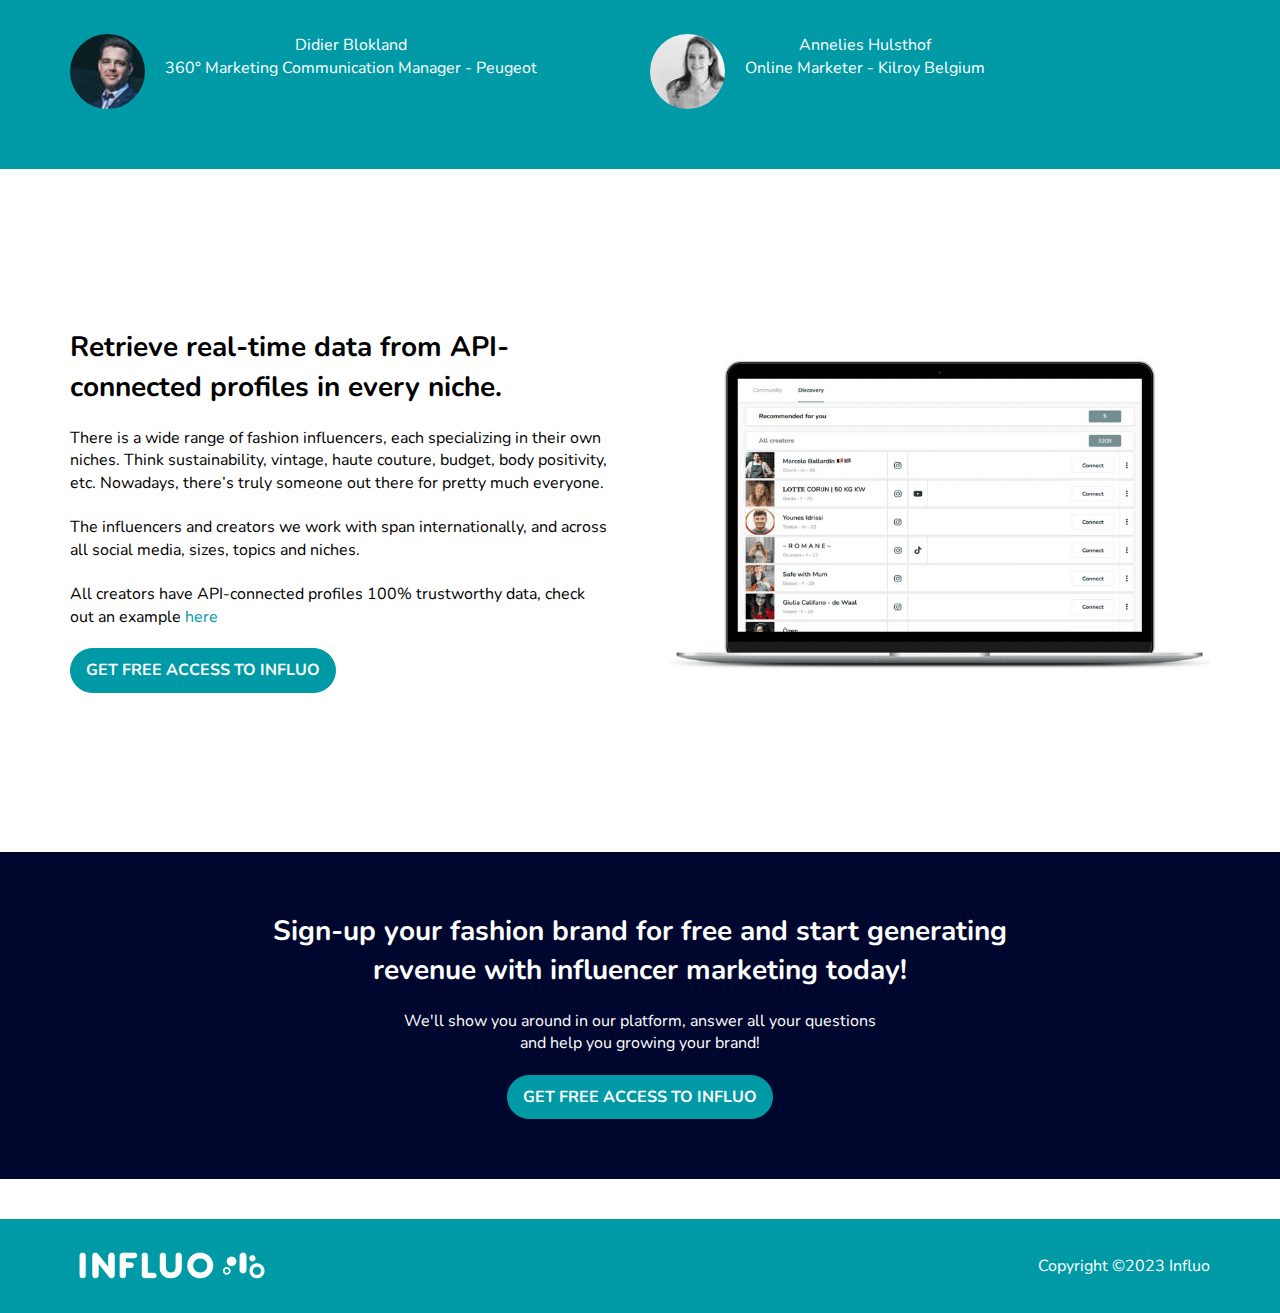
<file: pages/demo-fashion-brands/index.html>
<!DOCTYPE html>
<html lang="en">
<head>
    <meta charset="UTF-8">
    <meta http-equiv="X-UA-Compatible" content="IE=edge">
    <meta name="viewport" content="width=device-width, initial-scale=1.0">
    <title>
        The best influencer marketing platform for Fashion & Apparel Brands
    </title>
    <meta name="description" content="">

    <link rel="stylesheet" href="https://cdnjs.cloudflare.com/ajax/libs/font-awesome/6.4.0/css/all.min.css" integrity="sha512-iecdLmaskl7CVkqkXNQ/ZH/XLlvWZOJyj7Yy7tcenmpD1ypASozpmT/E0iPtmFIB46ZmdtAc9eNBvH0H/ZpiBw==" crossorigin="anonymous" referrerpolicy="no-referrer" />

    <link rel="stylesheet" href="/css/global.css">
    <link rel="stylesheet" href="/css/header-footer.css">

    <link rel="stylesheet" href="/pages/css/style.css">

    <link rel="apple-touch-icon" sizes="180x180" href="/assets/favicon/apple-touch-icon.png">
    <link rel="icon" type="image/png" sizes="32x32" href="/assets/favicon/favicon-32x32.png">
    <link rel="icon" type="image/png" sizes="16x16" href="/assets/favicon/favicon-16x16.png">
    <link rel="manifest" href="/assets/favicon/site.webmanifest">
    <link rel="mask-icon" href="/assets/favicon/safari-pinned-tab.svg" color="#5bbad5">
    <meta name="msapplication-TileColor" content="#da532c">
    <meta name="theme-color" content="#ffffff">
</head>
<body>

<header>
    <div class="section header" id="header">
        <div class="row">
            <div class="container">
                <a class="nav-logo" href="/">
                    <img class="logo" src="/assets/logo/logo-white.png" alt="Influo Media Logo">
                </a>
            </div>
        </div>

        <div class="topnav-content-sm">
            <div class="header-col">
                <a href="/">
                    <img class="logo" src="/assets/logo/logo-white.png" alt="Influo Media Logo">
                </a>
            </div>
            <div class="header-col">
                <a class="icon" id="menu-toggle">
                    <svg xmlns="http://www.w3.org/2000/svg" viewBox="0 0 448 512"><path d="M0 96C0 78.3 14.3 64 32 64H416c17.7 0 32 14.3 32 32s-14.3 32-32 32H32C14.3 128 0 113.7 0 96zM0 256c0-17.7 14.3-32 32-32H416c17.7 0 32 14.3 32 32s-14.3 32-32 32H32c-17.7 0-32-14.3-32-32zM448 416c0 17.7-14.3 32-32 32H32c-17.7 0-32-14.3-32-32s14.3-32 32-32H416c17.7 0 32 14.3 32 32z"/></svg>
                </a>
            </div>
        </div>
        <div class="small-menu-wrapper">
            <div class="small-menu-content">
                <a class="nav" href="#">
                    Menu 1
                </a>
                <a class="nav" href="#">
                    Menu 2
                </a>
                <a class="nav" href="#">
                    Menu 3
                </a>
            </div>
        </div>
    </div>
</header>

<div class="section banner blue" id="form">
    <div class="row">
        <div class="col">
            <h1>
                The best influencer marketing platform for Fashion & Apparel Brands
            </h1>
            <p>
                We provide the best self-service to full-service influencer marketing platform with premium customer support. Discover our platform and get a free walkthrough!
            </p>
            <p class="bold">
                Why fashion brands and agencies go with Influo:
            </p>
            <ul>
                <li>Use our advanced search capabilities and connect with active fashion influencers for your brand</li>
                <li>User-friendly reporting with ready-made dashboards</li>
                <li>Premium customer service and support on influencers negotiations and contracting</li>
                <li>Curated network of influencers and creators</li>
                <li>One centralised system to build and manage influencer relations</li>
                <li>Anti-fraud influencer validation</li>
                <li>Secure payment system with escrow protection</li>
                <li>API-based influencer audience demographics</li>
            </ul>
            <div class="logos-wrapper wrapper">
                <div class="item">
                    <img src="/pages/img/logos/disney-logo.png" alt="Walt Disney Logo">
                </div>
                <div class="item">
                    <img src="/pages/img/logos/redbull-logo.png" alt="Red Bull Logo">
                </div>
                <div class="item">
                    <img src="/pages/img/logos/nutella-logo.png" alt="Nutella Logo">
                </div>
            </div>
        </div>
        <div class="col">
            <div class="form-wrapper">
                <h3>
                    Get free access to our online platform
                </h3>
                <p>
                    Influo needs the contact information you provide to create your free account.
                </p>
                <form action="https://formspree.io/f/mbjeonre" method="post" target="_blank" novalidate>
                    <label for="first-name">
                        Fill in your first name
                    </label>
                    <input id="first-name" type="text" value="" name="first-name" placeholder="First name*" required>

                    <label for="last-name">
                        Fill in your last name
                    </label>
                    <input id="last-name" type="text" value="" name="last-name" placeholder="Last name*" required>

                    <label for="last-name">
                        Fill in your work email
                    </label>
                    <input id="email" type="email" value="" name="email" class="email" placeholder="Email adddress*" required>

                    <input type="submit" value="Get free access to the platform ➔" name="subscribe" class="btn">
                    <p class="small">
                        *We will never sell your personal information.
                    </p>
                </form>
            </div>
        </div>
    </div>
</div>

<div class="section who">
    <div class="row">
        <div class="col">
            <img src="./img/image1.png" alt="">
        </div>
        <div class="col">
            <h2>
                Use our advanced search capabilities and find fashion influencers that fit your brand
            </h2>
            <p>
                Get started by creating, or joining, a brand profile. This allows our platform to provide you with suggestions of fashion influencers and creators to connect with.
                <br><br>
                Looking for specific types of influencer personalities?
                Use the advanced search capabilities to quickly identify the right profiles for your brand. Keeping your community lists organised has never been this convenient.
            </p>
        </div>
    </div>
</div>

<div class="section social-proof blue">
    <div class="row flex-col center">
        <div class="social-proof-wrapper wrapper">
            <div class="item">
                <div class="item-col">
                    <p class="body">
                        "By working with a platform like Influo, you are sure the influencers are high-quality creators that are professional, have a good reputation, are perceived as credible and authentic by their audience and have good engagement."
                    </p>
                </div>
                <div class="item-col">
                    <img src="/pages/img/reviews/didier.jpeg" alt="Didier">
                    <p class="author">
                        Didier Blokland
                        <br>
                        360° Marketing Communication Manager - Peugeot
                    </p>
                </div>
            </div>
            <div class="item">
                <div class="item-col">
                    <p class="body">
                        "We enjoyed working with Influo tremendously, as you showed confidence and high-level expertise from the start.
                        <br><br>
                        The campaigns were very well set up, starting from the concept up to technical execution."
                    </p>  
                </div>
                <div class="item-col">
                    <img src="/pages/img/reviews/annelies.jpeg" alt="Annelies">
                    <p class="author">
                        Annelies Hulsthof
                        <br>
                        Online Marketer - Kilroy Belgium
                    </p>
                </div>
            </div>
        </div>
    </div>
</div>

<div class="section what">
    <div class="row">
        <div class="col">
            <h2>
                Retrieve real-time data from API-connected profiles in every niche.
            </h2>
            <p>
                There is a wide range of fashion influencers, each specializing in their own niches. Think sustainability, vintage, haute couture, budget, body positivity, etc. Nowadays, there’s truly someone out there for pretty much everyone.
                <br><br>
                The influencers and creators we work with span internationally, and across all social media, sizes, topics and niches.
                <br><br>
                All creators have API-connected profiles 100% trustworthy data, check out an example <a target="_blank" href="https://app.influo.com/account/klaar?pageId=3306">here</a>
            </p>
            <a href="#form" class="btn">
                Get free access to Influo
            </a>
        </div>
        <div class="col">
            <img src="./img/image2.png" alt="">
        </div>
    </div>
</div>

<div class="section cta black">
    <div class="row flex-col center">
        <h2>
            Sign-up your fashion brand for free and start generating 
            <br>
            revenue with influencer marketing today! 
        </h2>
        <p>
            We'll show you around in our platform, answer all your questions 
            <br>
            and help you growing your brand!
        </p>
        <a href="#form" class="btn">
            Get free access to Influo
        </a>
    </div>
</div>

<footer>
    <div class="section footer" id="footer">
        <div class="row">
            <img src="/assets/logo/logo-white.png" alt="Logo" class="logo">
            <p class="legal">
                Copyright ©2023 Influo
            </p>
        </div>
    </div>
</footer>
    
    
    <script src="https://code.jquery.com/jquery-3.7.0.min.js" integrity="sha256-2Pmvv0kuTBOenSvLm6bvfBSSHrUJ+3A7x6P5Ebd07/g=" crossorigin="anonymous"></script>
    <script src="/js/app.js"></script>
</body>
</html>
</file>
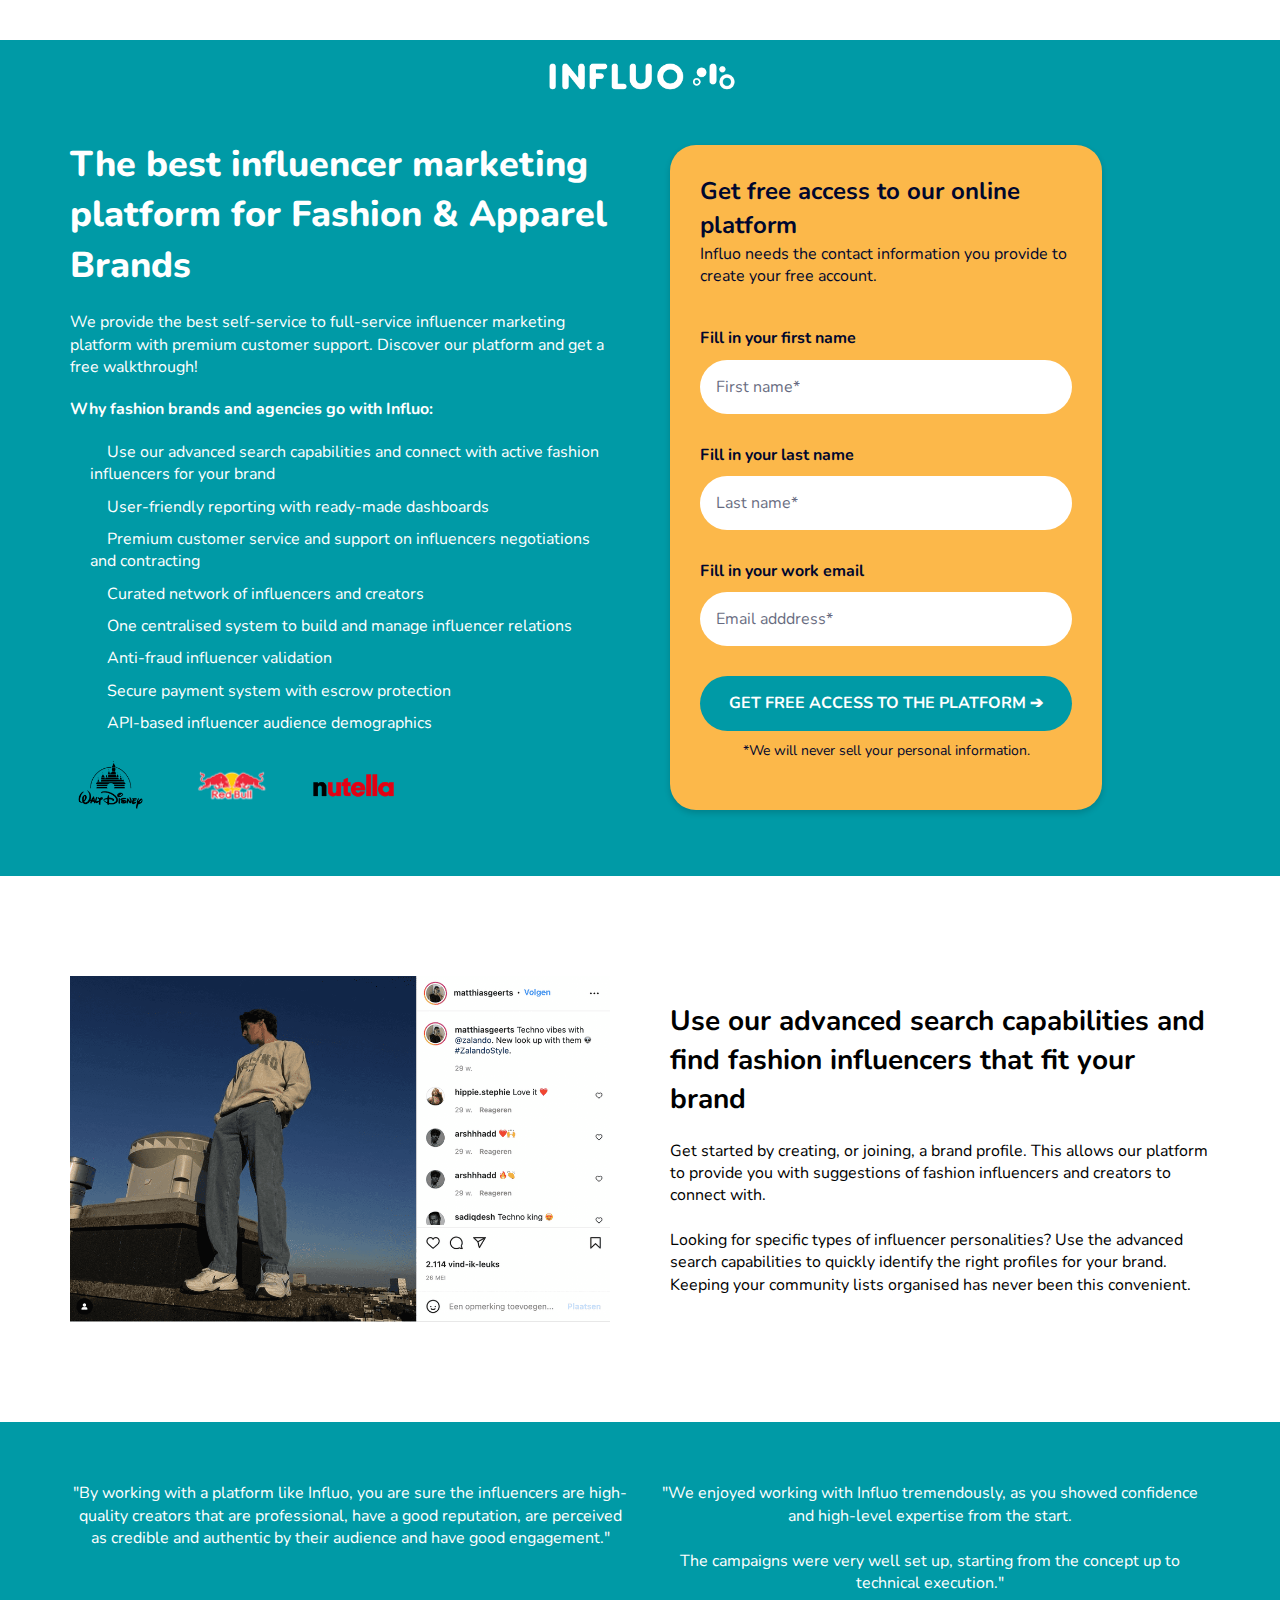
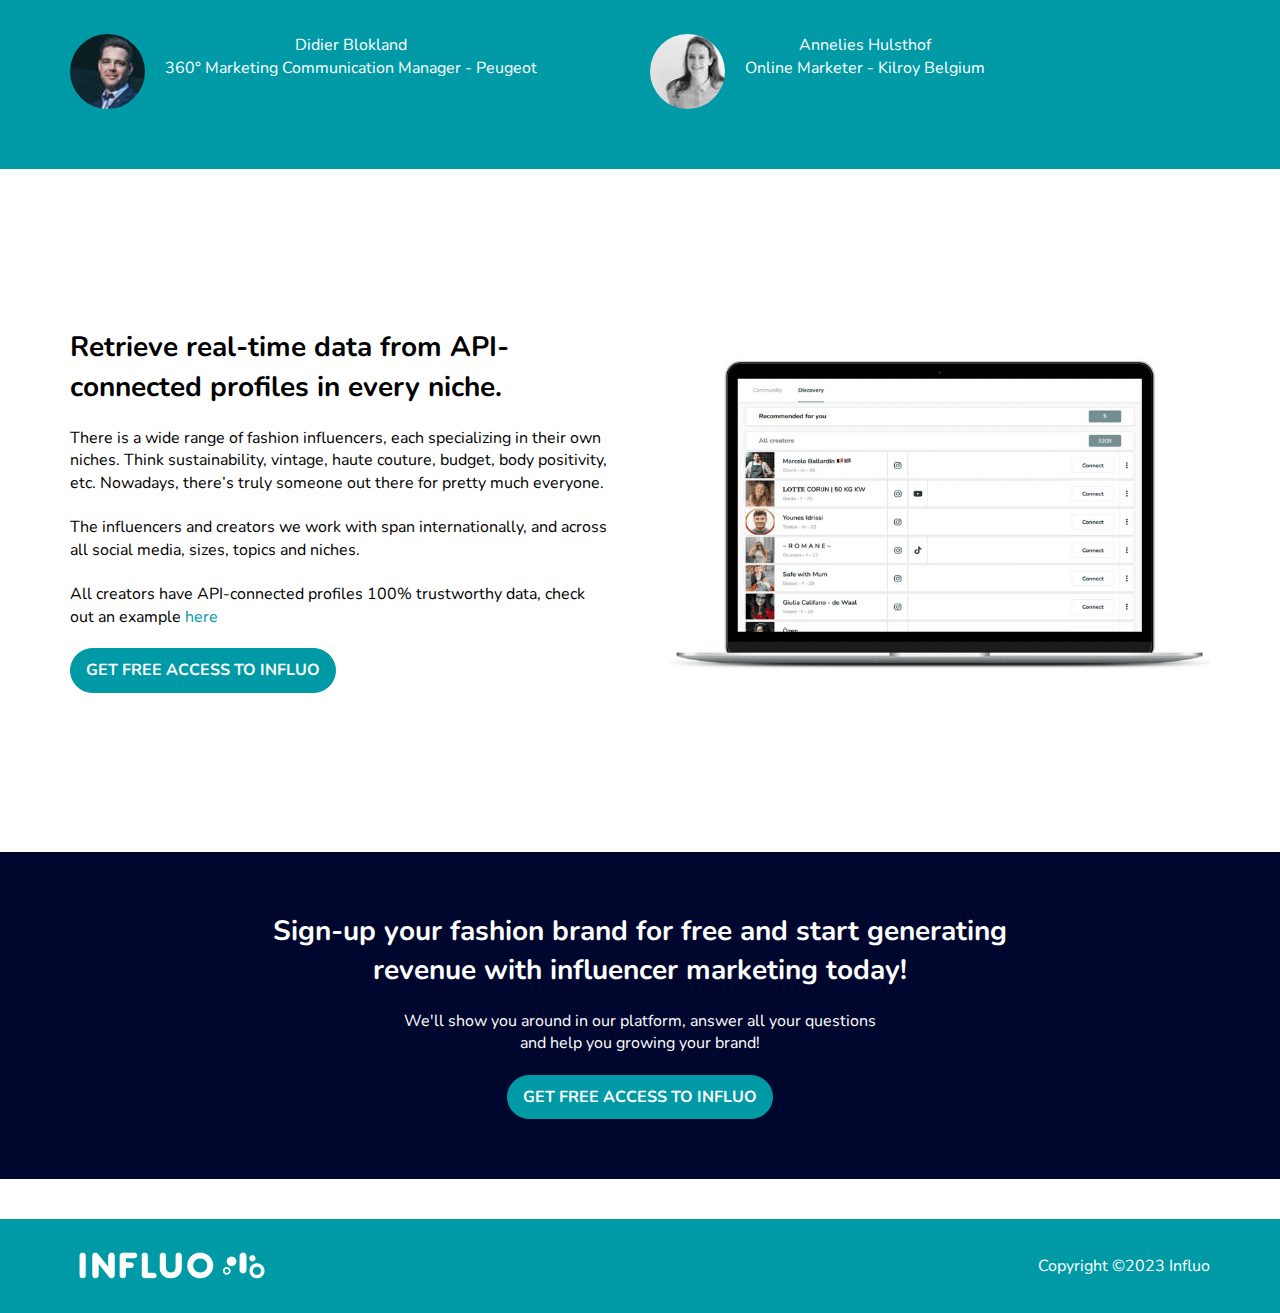
<file: pages/fashion-apparel-brands/index.html>
<!DOCTYPE html>
<html lang="en">
<head>
    <meta charset="UTF-8">
    <meta http-equiv="X-UA-Compatible" content="IE=edge">
    <meta name="viewport" content="width=device-width, initial-scale=1.0">
    <title>
        The best influencer marketing platform for Fashion & Apparel Brands
    </title>
    <meta name="description" content="">

    <link rel="stylesheet" href="https://cdnjs.cloudflare.com/ajax/libs/font-awesome/6.4.0/css/all.min.css" integrity="sha512-iecdLmaskl7CVkqkXNQ/ZH/XLlvWZOJyj7Yy7tcenmpD1ypASozpmT/E0iPtmFIB46ZmdtAc9eNBvH0H/ZpiBw==" crossorigin="anonymous" referrerpolicy="no-referrer" />

    <link rel="stylesheet" href="/css/global.css">
    <link rel="stylesheet" href="/css/header-footer.css">

    <link rel="stylesheet" href="/pages/css/style.css">

    <link rel="apple-touch-icon" sizes="180x180" href="/assets/favicon/apple-touch-icon.png">
    <link rel="icon" type="image/png" sizes="32x32" href="/assets/favicon/favicon-32x32.png">
    <link rel="icon" type="image/png" sizes="16x16" href="/assets/favicon/favicon-16x16.png">
    <link rel="manifest" href="/assets/favicon/site.webmanifest">
    <link rel="mask-icon" href="/assets/favicon/safari-pinned-tab.svg" color="#5bbad5">
    <meta name="msapplication-TileColor" content="#da532c">
    <meta name="theme-color" content="#ffffff">

    <!-- Google Tag Manager -->
    <script>(function(w,d,s,l,i){w[l]=w[l]||[];w[l].push({'gtm.start':
    new Date().getTime(),event:'gtm.js'});var f=d.getElementsByTagName(s)[0],
    j=d.createElement(s),dl=l!='dataLayer'?'&l='+l:'';j.async=true;j.src=
    'https://www.googletagmanager.com/gtm.js?id='+i+dl;f.parentNode.insertBefore(j,f);
    })(window,document,'script','dataLayer','GTM-KBGB789');</script>
    <!-- End Google Tag Manager -->
</head>
<body>

    <!-- Google Tag Manager (noscript) -->
    <noscript><iframe src="https://www.googletagmanager.com/ns.html?id=GTM-KBGB789"
    height="0" width="0" style="display:none;visibility:hidden"></iframe></noscript>
    <!-- End Google Tag Manager (noscript) -->

<header>
    <div class="section header" id="header">
        <div class="row">
            <div class="container">
                <a class="nav-logo" href="/">
                    <img class="logo" src="/assets/logo/logo-white.png" alt="Influo Media Logo">
                </a>
            </div>
        </div>

        <div class="topnav-content-sm">
            <div class="header-col">
                <a href="/">
                    <img class="logo" src="/assets/logo/logo-white.png" alt="Influo Media Logo">
                </a>
            </div>
            <div class="header-col">
                <a class="icon" id="menu-toggle">
                    <svg xmlns="http://www.w3.org/2000/svg" viewBox="0 0 448 512"><path d="M0 96C0 78.3 14.3 64 32 64H416c17.7 0 32 14.3 32 32s-14.3 32-32 32H32C14.3 128 0 113.7 0 96zM0 256c0-17.7 14.3-32 32-32H416c17.7 0 32 14.3 32 32s-14.3 32-32 32H32c-17.7 0-32-14.3-32-32zM448 416c0 17.7-14.3 32-32 32H32c-17.7 0-32-14.3-32-32s14.3-32 32-32H416c17.7 0 32 14.3 32 32z"/></svg>
                </a>
            </div>
        </div>
        <div class="small-menu-wrapper">
            <div class="small-menu-content">
                <a class="nav" href="#">
                    Menu 1
                </a>
                <a class="nav" href="#">
                    Menu 2
                </a>
                <a class="nav" href="#">
                    Menu 3
                </a>
            </div>
        </div>
    </div>
</header>

<div class="section banner blue" id="form">
    <div class="row">
        <div class="col">
            <h1>
                The best influencer marketing platform for Fashion & Apparel Brands
            </h1>
            <p>
                We provide the best self-service to full-service influencer marketing platform with premium customer support. Discover our platform and get a free walkthrough!
            </p>
            <p class="bold">
                Why fashion brands and agencies go with Influo:
            </p>
            <ul>
                <li>Use our advanced search capabilities and connect with active fashion influencers for your brand</li>
                <li>User-friendly reporting with ready-made dashboards</li>
                <li>Premium customer service and support on influencers negotiations and contracting</li>
                <li>Curated network of influencers and creators</li>
                <li>One centralised system to build and manage influencer relations</li>
                <li>Anti-fraud influencer validation</li>
                <li>Secure payment system with escrow protection</li>
                <li>API-based influencer audience demographics</li>
            </ul>
            <div class="logos-wrapper wrapper">
                <div class="item">
                    <img src="/pages/img/logos/disney-logo.png" alt="Walt Disney Logo">
                </div>
                <div class="item">
                    <img src="/pages/img/logos/redbull-logo.png" alt="Red Bull Logo">
                </div>
                <div class="item">
                    <img src="/pages/img/logos/nutella-logo.png" alt="Nutella Logo">
                </div>
            </div>
        </div>
        <div class="col">
            <div class="form-wrapper">
                <h3>
                    Get free access to our online platform
                </h3>
                <p>
                    Influo needs the contact information you provide to create your free account.
                </p>
                <form action="https://formspree.io/f/mbjeonre" method="post" target="_blank" novalidate>
                    <label for="first-name">
                        Fill in your first name
                    </label>
                    <input id="first-name" type="text" value="" name="first-name" placeholder="First name*" required>

                    <label for="last-name">
                        Fill in your last name
                    </label>
                    <input id="last-name" type="text" value="" name="last-name" placeholder="Last name*" required>

                    <label for="last-name">
                        Fill in your work email
                    </label>
                    <input id="email" type="email" value="" name="email" class="email" placeholder="Email adddress*" required>

                    <input type="submit" value="Get free access to the platform ➔" name="subscribe" class="btn">
                    <p class="small">
                        *We will never sell your personal information.
                    </p>
                </form>
            </div>
        </div>
    </div>
</div>

<div class="section who">
    <div class="row">
        <div class="col">
            <img src="./img/image1.png" alt="">
        </div>
        <div class="col">
            <h2>
                Use our advanced search capabilities and find fashion influencers that fit your brand
            </h2>
            <p>
                Get started by creating, or joining, a brand profile. This allows our platform to provide you with suggestions of fashion influencers and creators to connect with.
                <br><br>
                Looking for specific types of influencer personalities?
                Use the advanced search capabilities to quickly identify the right profiles for your brand. Keeping your community lists organised has never been this convenient.
            </p>
        </div>
    </div>
</div>

<div class="section social-proof blue">
    <div class="row flex-col center">
        <div class="social-proof-wrapper wrapper">
            <div class="item">
                <div class="item-col">
                    <p class="body">
                        "By working with a platform like Influo, you are sure the influencers are high-quality creators that are professional, have a good reputation, are perceived as credible and authentic by their audience and have good engagement."
                    </p>
                </div>
                <div class="item-col">
                    <img src="/pages/img/reviews/didier.jpeg" alt="Didier">
                    <p class="author">
                        Didier Blokland
                        <br>
                        360° Marketing Communication Manager - Peugeot
                    </p>
                </div>
            </div>
            <div class="item">
                <div class="item-col">
                    <p class="body">
                        "We enjoyed working with Influo tremendously, as you showed confidence and high-level expertise from the start.
                        <br><br>
                        The campaigns were very well set up, starting from the concept up to technical execution."
                    </p>  
                </div>
                <div class="item-col">
                    <img src="/pages/img/reviews/annelies.jpeg" alt="Annelies">
                    <p class="author">
                        Annelies Hulsthof
                        <br>
                        Online Marketer - Kilroy Belgium
                    </p>
                </div>
            </div>
        </div>
    </div>
</div>

<div class="section what">
    <div class="row">
        <div class="col">
            <h2>
                Retrieve real-time data from API-connected profiles in every niche.
            </h2>
            <p>
                There is a wide range of fashion influencers, each specializing in their own niches. Think sustainability, vintage, haute couture, budget, body positivity, etc. Nowadays, there’s truly someone out there for pretty much everyone.
                <br><br>
                The influencers and creators we work with span internationally, and across all social media, sizes, topics and niches.
                <br><br>
                All creators have API-connected profiles 100% trustworthy data, check out an example <a target="_blank" href="https://app.influo.com/account/klaar?pageId=3306">here</a>
            </p>
            <a href="#form" class="btn">
                Get free access to Influo
            </a>
        </div>
        <div class="col">
            <img src="./img/image2.png" alt="">
        </div>
    </div>
</div>

<div class="section cta black">
    <div class="row flex-col center">
        <h2>
            Sign-up your fashion brand for free and start generating 
            <br>
            revenue with influencer marketing today! 
        </h2>
        <p>
            We'll show you around in our platform, answer all your questions 
            <br>
            and help you growing your brand!
        </p>
        <a href="#form" class="btn">
            Get free access to Influo
        </a>
    </div>
</div>

<footer>
    <div class="section footer" id="footer">
        <div class="row">
            <img src="/assets/logo/logo-white.png" alt="Logo" class="logo">
            <p class="legal">
                Copyright ©2023 Influo
            </p>
        </div>
    </div>
</footer>
    
    
    <script src="https://code.jquery.com/jquery-3.7.0.min.js" integrity="sha256-2Pmvv0kuTBOenSvLm6bvfBSSHrUJ+3A7x6P5Ebd07/g=" crossorigin="anonymous"></script>
    <script src="/js/app.js"></script>
</body>
</html>
</file>
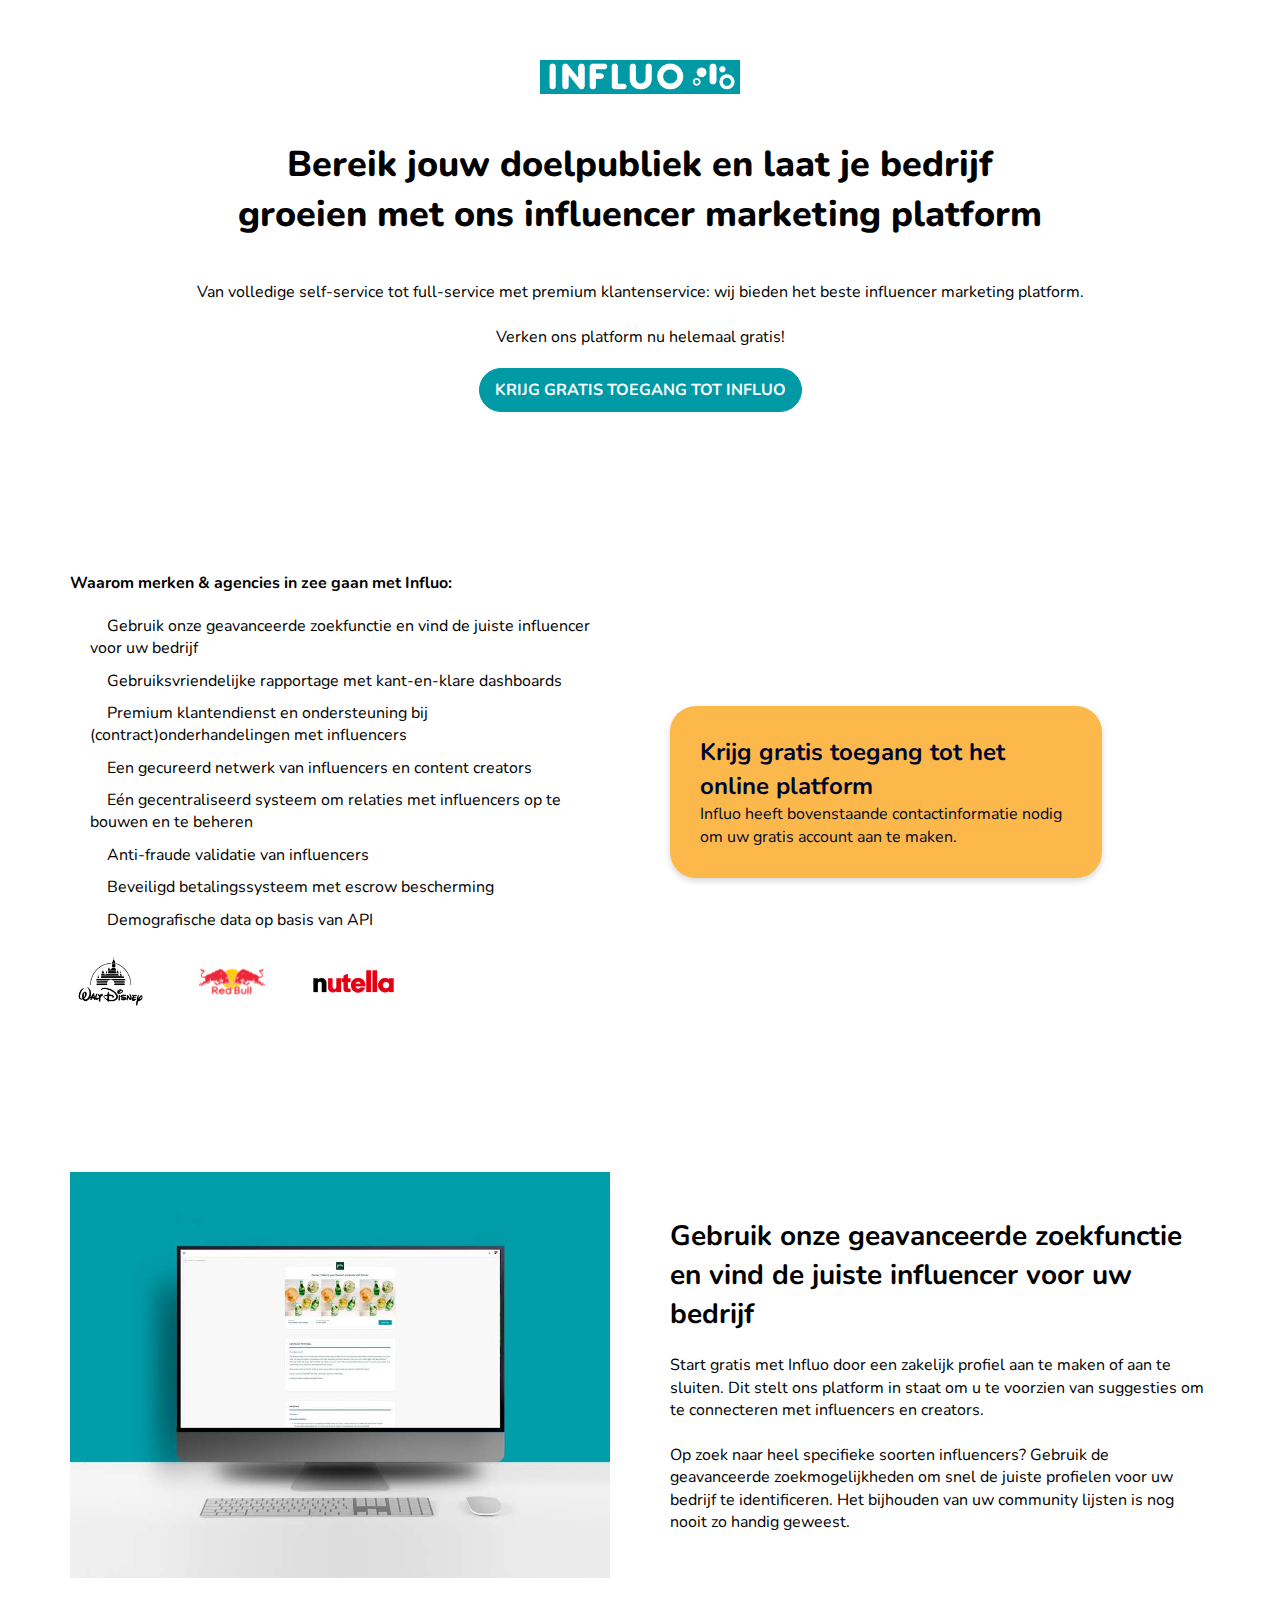
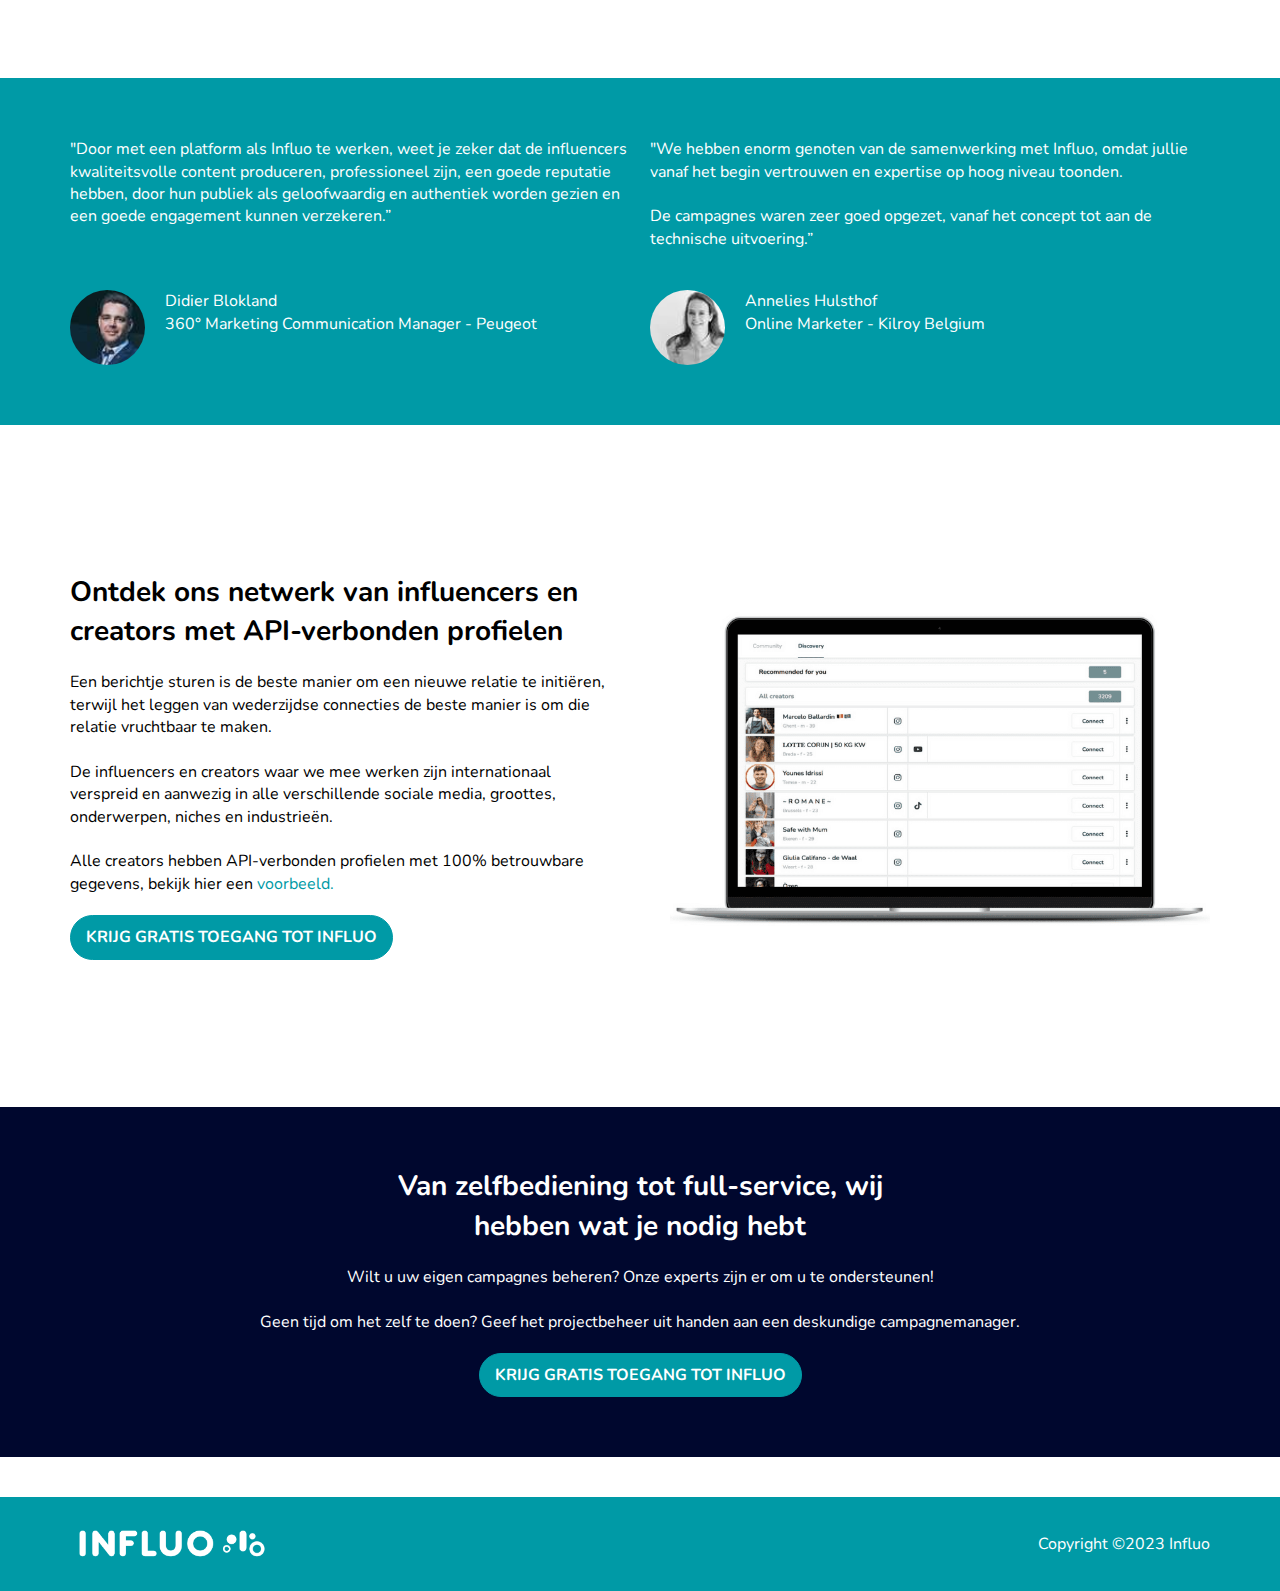
<file: pages/new-brands-nl/index.html>
<!DOCTYPE html>
<html lang="en">
<head>
    <meta charset="UTF-8">
    <meta http-equiv="X-UA-Compatible" content="IE=edge">
    <meta name="viewport" content="width=device-width, initial-scale=1.0">
    <title>
        Bereik jouw doelpubliek en laat je bedrijf groeien met ons influencer marketing platform
    </title>
    <meta name="description" content="">

    <link rel="stylesheet" href="https://cdnjs.cloudflare.com/ajax/libs/font-awesome/6.4.0/css/all.min.css" integrity="sha512-iecdLmaskl7CVkqkXNQ/ZH/XLlvWZOJyj7Yy7tcenmpD1ypASozpmT/E0iPtmFIB46ZmdtAc9eNBvH0H/ZpiBw==" crossorigin="anonymous" referrerpolicy="no-referrer" />

    <link rel="stylesheet" href="/css/global.css">
    <link rel="stylesheet" href="/css/header-footer.css">

    <link rel="stylesheet" href="/pages/css/style.css">

    <link rel="apple-touch-icon" sizes="180x180" href="/assets/favicon/apple-touch-icon.png">
    <link rel="icon" type="image/png" sizes="32x32" href="/assets/favicon/favicon-32x32.png">
    <link rel="icon" type="image/png" sizes="16x16" href="/assets/favicon/favicon-16x16.png">
    <link rel="manifest" href="/assets/favicon/site.webmanifest">
    <link rel="mask-icon" href="/assets/favicon/safari-pinned-tab.svg" color="#5bbad5">
    <meta name="msapplication-TileColor" content="#da532c">
    <meta name="theme-color" content="#ffffff">

    <!-- Google Tag Manager -->
    <script>(function(w,d,s,l,i){w[l]=w[l]||[];w[l].push({'gtm.start':
    new Date().getTime(),event:'gtm.js'});var f=d.getElementsByTagName(s)[0],
    j=d.createElement(s),dl=l!='dataLayer'?'&l='+l:'';j.async=true;j.src=
    'https://www.googletagmanager.com/gtm.js?id='+i+dl;f.parentNode.insertBefore(j,f);
    })(window,document,'script','dataLayer','GTM-KBGB789');</script>
    <!-- End Google Tag Manager -->
</head>
<body>

    <!-- Google Tag Manager (noscript) -->
    <noscript><iframe src="https://www.googletagmanager.com/ns.html?id=GTM-KBGB789"
    height="0" width="0" style="display:none;visibility:hidden"></iframe></noscript>
    <!-- End Google Tag Manager (noscript) -->

<header>
    <div class="section header" id="header">
        <div class="row">
            <div class="container">
                <a class="nav-logo" href="/">
                    <img class="logo" src="/assets/logo/logo-white.png" alt="Influo Media Logo">
                </a>
            </div>
        </div>

        <div class="topnav-content-sm">
            <div class="header-col">
                <a href="/">
                    <img class="logo" src="/assets/logo/logo-white.png" alt="Influo Media Logo">
                </a>
            </div>
            <div class="header-col">
                <a class="icon" id="menu-toggle">
                    <svg xmlns="http://www.w3.org/2000/svg" viewBox="0 0 448 512"><path d="M0 96C0 78.3 14.3 64 32 64H416c17.7 0 32 14.3 32 32s-14.3 32-32 32H32C14.3 128 0 113.7 0 96zM0 256c0-17.7 14.3-32 32-32H416c17.7 0 32 14.3 32 32s-14.3 32-32 32H32c-17.7 0-32-14.3-32-32zM448 416c0 17.7-14.3 32-32 32H32c-17.7 0-32-14.3-32-32s14.3-32 32-32H416c17.7 0 32 14.3 32 32z"/></svg>
                </a>
            </div>
        </div>
        <div class="small-menu-wrapper">
            <div class="small-menu-content">
                <a class="nav" href="#">
                    Menu 1
                </a>
                <a class="nav" href="#">
                    Menu 2
                </a>
                <a class="nav" href="#">
                    Menu 3
                </a>
            </div>
        </div>
    </div>
</header>

<div class="section banner">
    <div class="row flex-col center">
        <h1>
            Bereik jouw doelpubliek en laat je bedrijf 
            <br>
            groeien met ons influencer marketing platform
        </h1>
        <div class="video-wrapper">

        </div>
        <p>
            Van volledige self-service tot full-service met premium klantenservice: wij bieden het beste influencer marketing platform. 
            <br><br>
            Verken ons platform nu helemaal gratis!
        </p>
        <a href="#form" class="btn">
            Krijg gratis toegang tot Influo
        </a>
    </div>
</div>

<div class="section" id="form">
    <div class="row">
        <div class="col">
            <p class="bold">
                Waarom merken & agencies in zee gaan met Influo:
            </p>
            <ul>
                <li>Gebruik onze geavanceerde zoekfunctie en vind de juiste influencer voor uw bedrijf</li>
                <li>Gebruiksvriendelijke rapportage met kant-en-klare dashboards</li>
                <li>Premium klantendienst en ondersteuning bij (contract)onderhandelingen met influencers</li>
                <li>Een gecureerd netwerk van influencers en content creators</li>
                <li>Eén gecentraliseerd systeem om relaties met influencers op te bouwen en te beheren</li>
                <li>Anti-fraude validatie van influencers</li>
                <li>Beveiligd betalingssysteem met escrow bescherming</li>
                <li>Demografische data op basis van API</li>
            </ul>
            <div class="logos-wrapper wrapper">
                <div class="item">
                    <img src="/pages/img/logos/disney-logo.png" alt="Walt Disney Logo">
                </div>
                <div class="item">
                    <img src="/pages/img/logos/redbull-logo.png" alt="Red Bull Logo">
                </div>
                <div class="item">
                    <img src="/pages/img/logos/nutella-logo.png" alt="Nutella Logo">
                </div>
            </div>
        </div>
        <div class="col">
            <div class="form-wrapper">
                <h3>
                    Krijg gratis toegang tot het online platform
                </h3>
                <p>
                    Influo heeft bovenstaande contactinformatie nodig om uw gratis account aan te maken.
                </p>
                <script charset="utf-8" type="text/javascript" src="//js.hsforms.net/forms/embed/v2.js"></script>
                <script>
                  hbspt.forms.create({
                    region: "na1",
                    portalId: "3879595",
                    formId: "f4c453dd-b3cc-4f94-a71c-f2d56cf3533e"
                  });
                </script>
            </div>
        </div>
    </div>
</div>

<div class="section who">
    <div class="row">
        <div class="col">
            <img src="./img/image1.jpeg" alt="">
        </div>
        <div class="col">
            <h2>
                Gebruik onze geavanceerde zoekfunctie en vind de juiste influencer voor uw bedrijf
            </h2>
            <p>
                Start gratis met Influo door een zakelijk profiel aan te maken of aan te sluiten. Dit stelt ons platform in staat om u te voorzien van suggesties om te connecteren met influencers en creators.
                <br><br>
                Op zoek naar heel specifieke soorten influencers? Gebruik de geavanceerde zoekmogelijkheden om snel de juiste profielen voor uw bedrijf te identificeren. Het bijhouden van uw community lijsten is nog nooit zo handig geweest.
            </p>
        </div>
    </div>
</div>

<div class="section social-proof blue">
    <div class="row flex-col">
        <div class="social-proof-wrapper wrapper">
            <div class="item">
                <div class="item-col">
                    <p class="body">
                        "Door met een platform als Influo te werken, weet je zeker dat de influencers kwaliteitsvolle content produceren, professioneel zijn, een goede reputatie hebben, door hun publiek als geloofwaardig en authentiek worden gezien en een goede engagement kunnen verzekeren.”
                    </p>
                </div>
                <div class="item-col">
                    <img src="/pages/img/reviews/didier.jpeg" alt="Didier">
                    <p class="author">
                        Didier Blokland
                        <br>
                        360° Marketing Communication Manager - Peugeot
                    </p>
                </div>
            </div>
            <div class="item">
                <div class="item-col">
                    <p class="body">
                        "We hebben enorm genoten van de samenwerking met Influo, omdat jullie vanaf het begin vertrouwen en expertise op hoog niveau toonden. 
                        <br><br>
                        De campagnes waren zeer goed opgezet, vanaf het concept tot aan de technische uitvoering.”
                    </p>  
                </div>
                <div class="item-col">
                    <img src="/pages/img/reviews/annelies.jpeg" alt="Annelies">
                    <p class="author">
                        Annelies Hulsthof
                        <br>
                        Online Marketer - Kilroy Belgium
                    </p>
                </div>
            </div>
        </div>
    </div>
</div>

<div class="section what">
    <div class="row">
        <div class="col">
            <h2>
                Ontdek ons netwerk van influencers en creators met API-verbonden profielen
            </h2>
            <p>
                Een berichtje sturen is de beste manier om een nieuwe relatie te initiëren, terwijl het leggen van wederzijdse connecties de beste manier is om die relatie vruchtbaar te maken.
                <br><br>
                De influencers en creators waar we mee werken zijn internationaal verspreid en aanwezig in alle verschillende sociale media, groottes, onderwerpen, niches en industrieën.
                <br><br>
                Alle creators hebben API-verbonden profielen met 100% betrouwbare gegevens, bekijk hier een <a href="https://app.influo.com/account/klaar?pageId=3306" target="_blank">voorbeeld.</a>
            </p>
            <a href="#form" class="btn">
                Krijg gratis toegang tot Influo
            </a>
        </div>
        <div class="col">
            <img src="./img/image2.png" alt="">
        </div>
    </div>
</div>

<div class="section cta black">
    <div class="row flex-col center">
        <h2>
            Van zelfbediening tot full-service, wij 
            <br>
            hebben wat je nodig hebt
        </h2>
        <p>
            Wilt u uw eigen campagnes beheren? Onze experts zijn er om u te ondersteunen!
            <br><br>
            Geen tijd om het zelf te doen? Geef het projectbeheer uit handen aan een deskundige campagnemanager.
        </p>
        <a href="#form" class="btn">
            Krijg gratis toegang tot Influo
        </a>
    </div>
</div>

<footer>
    <div class="section footer" id="footer">
        <div class="row">
            <img src="/assets/logo/logo-white.png" alt="Logo" class="logo">
            <p class="legal">
                Copyright ©2023 Influo
            </p>
        </div>
    </div>
</footer>
    
    <script src="https://code.jquery.com/jquery-3.7.0.min.js" integrity="sha256-2Pmvv0kuTBOenSvLm6bvfBSSHrUJ+3A7x6P5Ebd07/g=" crossorigin="anonymous"></script>
    <script src="/js/app.js"></script>
</body>
</html>
</file>
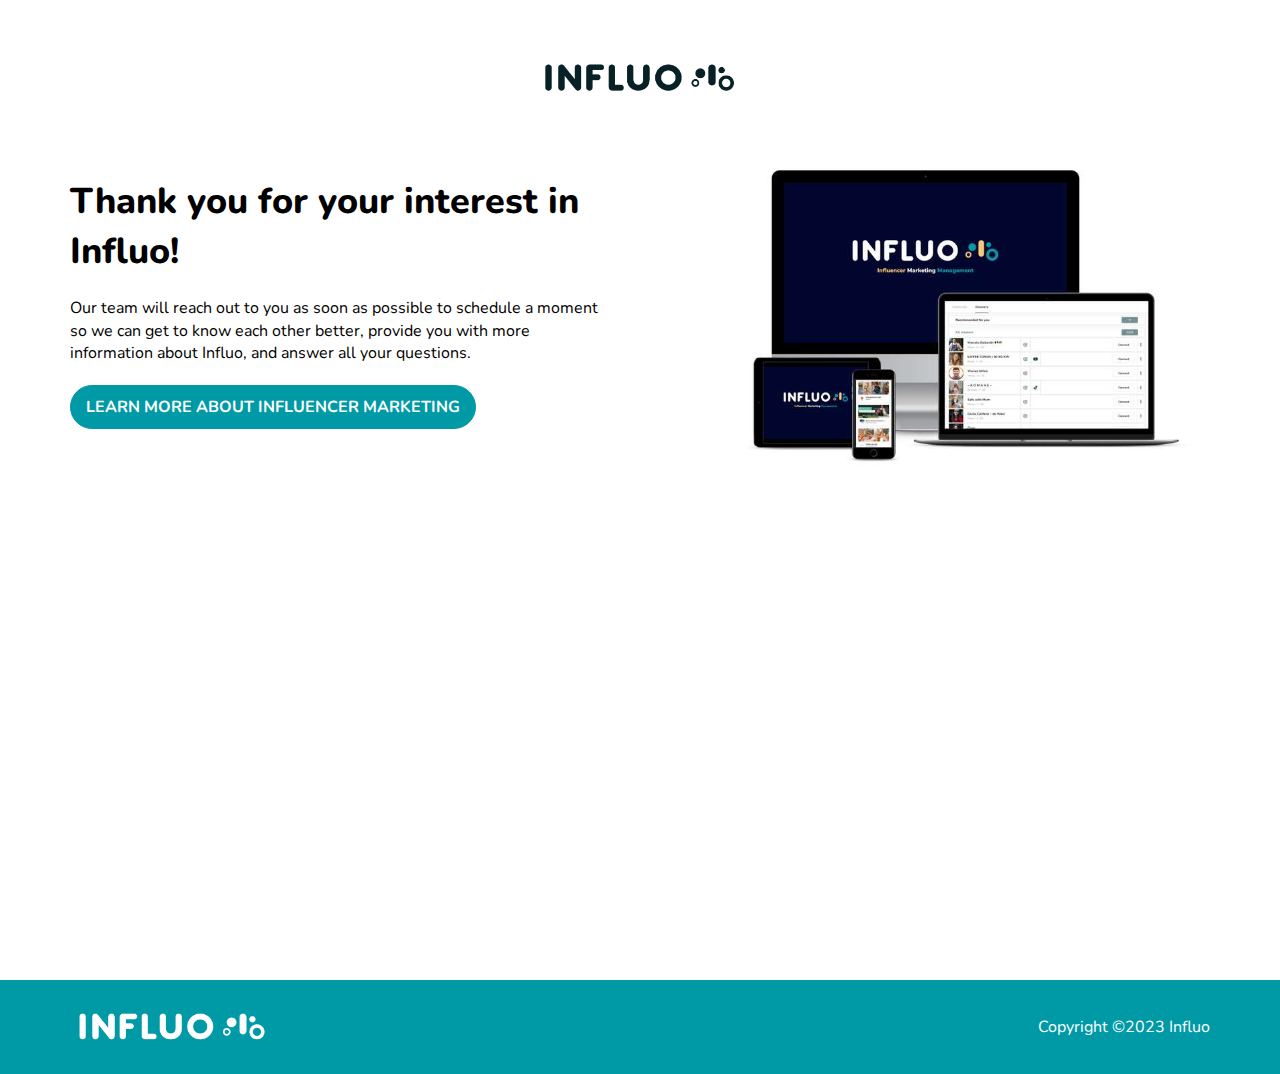
<file: pages/brands-lp/thanks/index.html>
<!DOCTYPE html>
<html lang="en">
<head>
    <meta charset="UTF-8">
    <meta http-equiv="X-UA-Compatible" content="IE=edge">
    <meta name="viewport" content="width=device-width, initial-scale=1.0">
    <title>
        Thank you for your interest in Influo!
    </title>
    <meta name="description" content="">

    <link rel="stylesheet" href="https://cdnjs.cloudflare.com/ajax/libs/font-awesome/6.4.0/css/all.min.css" integrity="sha512-iecdLmaskl7CVkqkXNQ/ZH/XLlvWZOJyj7Yy7tcenmpD1ypASozpmT/E0iPtmFIB46ZmdtAc9eNBvH0H/ZpiBw==" crossorigin="anonymous" referrerpolicy="no-referrer" />

    <link rel="stylesheet" href="/css/global.css">
    <link rel="stylesheet" href="/css/header-footer.css">

    <link rel="stylesheet" href="/pages/css/style.css">

    <link rel="apple-touch-icon" sizes="180x180" href="/assets/favicon/apple-touch-icon.png">
    <link rel="icon" type="image/png" sizes="32x32" href="/assets/favicon/favicon-32x32.png">
    <link rel="icon" type="image/png" sizes="16x16" href="/assets/favicon/favicon-16x16.png">
    <link rel="manifest" href="/assets/favicon/site.webmanifest">
    <link rel="mask-icon" href="/assets/favicon/safari-pinned-tab.svg" color="#5bbad5">
    <meta name="msapplication-TileColor" content="#da532c">
    <meta name="theme-color" content="#ffffff">

    <!-- Google Tag Manager -->
    <script>(function(w,d,s,l,i){w[l]=w[l]||[];w[l].push({'gtm.start':
    new Date().getTime(),event:'gtm.js'});var f=d.getElementsByTagName(s)[0],
    j=d.createElement(s),dl=l!='dataLayer'?'&l='+l:'';j.async=true;j.src=
    'https://www.googletagmanager.com/gtm.js?id='+i+dl;f.parentNode.insertBefore(j,f);
    })(window,document,'script','dataLayer','GTM-KBGB789');</script>
    <!-- End Google Tag Manager -->
</head>
<body>

    <!-- Google Tag Manager (noscript) -->
    <noscript><iframe src="https://www.googletagmanager.com/ns.html?id=GTM-KBGB789"
    height="0" width="0" style="display:none;visibility:hidden"></iframe></noscript>
    <!-- End Google Tag Manager (noscript) -->

<header>
    <div class="section header" id="header">
        <div class="row">
            <div class="container">
                <a class="nav-logo" href="/">
                    <img class="logo" src="/assets/logo/logo-black.png" alt="Influo Media Logo">
                </a>
            </div>
        </div>

        <div class="topnav-content-sm">
            <div class="header-col">
                <a href="/">
                    <img class="logo" src="/assets/logo/logo-black.png" alt="Influo Media Logo">
                </a>
            </div>
            <div class="header-col">
                <a class="icon" id="menu-toggle">
                    <svg xmlns="http://www.w3.org/2000/svg" viewBox="0 0 448 512"><path d="M0 96C0 78.3 14.3 64 32 64H416c17.7 0 32 14.3 32 32s-14.3 32-32 32H32C14.3 128 0 113.7 0 96zM0 256c0-17.7 14.3-32 32-32H416c17.7 0 32 14.3 32 32s-14.3 32-32 32H32c-17.7 0-32-14.3-32-32zM448 416c0 17.7-14.3 32-32 32H32c-17.7 0-32-14.3-32-32s14.3-32 32-32H416c17.7 0 32 14.3 32 32z"/></svg>
                </a>
            </div>
        </div>
        <div class="small-menu-wrapper">
            <div class="small-menu-content">
                <a class="nav" href="#">
                    Menu 1
                </a>
                <a class="nav" href="#">
                    Menu 2
                </a>
                <a class="nav" href="#">
                    Menu 3
                </a>
            </div>
        </div>
    </div>
</header>

<div class="section full-height">
    <div class="row">
        <div class="col">
            <h1>
                Thank you for your interest in Influo!
            </h1>
            <p>
                Our team will reach out to you as soon as possible to schedule a moment so we can get to know each other better, provide you with more information about Influo, and answer all your questions.
            </p>
            <a href="https://www.influo.com/blog/" class="btn">
                Learn more about influencer marketing
            </a>
        </div>
        <div class="col">
            <img src="./img/image1.jpeg" alt="">
        </div>
    </div>
</div>

<footer>
    <div class="section footer" id="footer">
        <div class="row">
            <img src="/assets/logo/logo-white.png" alt="Logo" class="logo">
            <p class="legal">
                Copyright ©2023 Influo
            </p>
        </div>
    </div>
</footer>
    
    
    <script src="https://code.jquery.com/jquery-3.7.0.min.js" integrity="sha256-2Pmvv0kuTBOenSvLm6bvfBSSHrUJ+3A7x6P5Ebd07/g=" crossorigin="anonymous"></script>
    <script src="/js/app.js"></script>
</body>
</html>
</file>
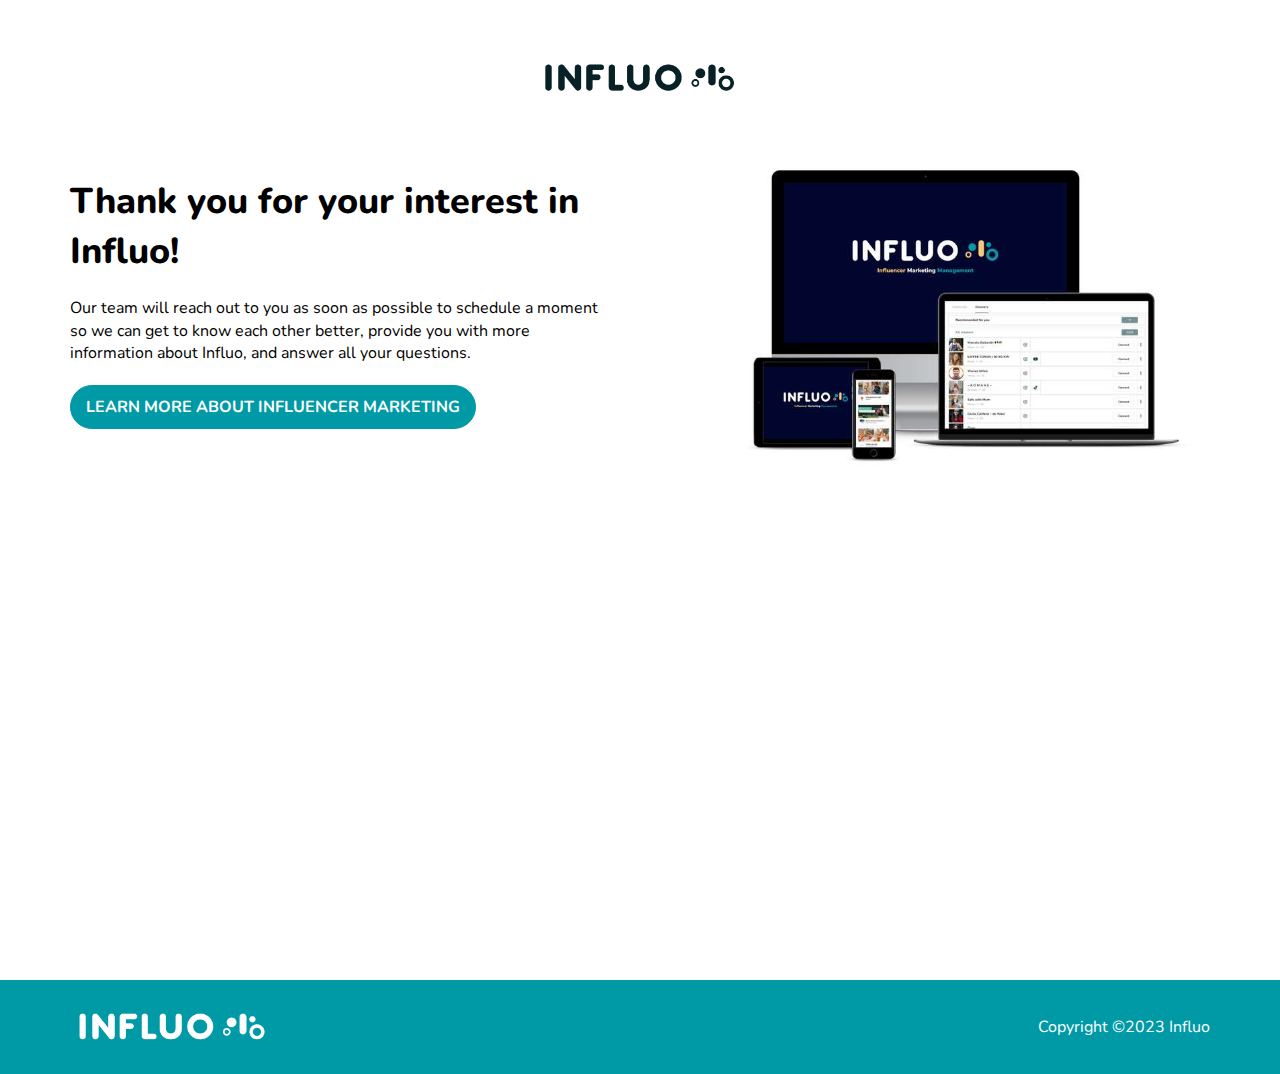
<file: pages/find-influencers/thanks/index.html>
<!DOCTYPE html>
<html lang="en">
<head>
    <meta charset="UTF-8">
    <meta http-equiv="X-UA-Compatible" content="IE=edge">
    <meta name="viewport" content="width=device-width, initial-scale=1.0">
    <title>
        Thank you for your interest in Influo!
    </title>
    <meta name="description" content="">

    <link rel="stylesheet" href="https://cdnjs.cloudflare.com/ajax/libs/font-awesome/6.4.0/css/all.min.css" integrity="sha512-iecdLmaskl7CVkqkXNQ/ZH/XLlvWZOJyj7Yy7tcenmpD1ypASozpmT/E0iPtmFIB46ZmdtAc9eNBvH0H/ZpiBw==" crossorigin="anonymous" referrerpolicy="no-referrer" />

    <link rel="stylesheet" href="/css/global.css">
    <link rel="stylesheet" href="/css/header-footer.css">

    <link rel="stylesheet" href="/pages/css/style.css">

    <link rel="apple-touch-icon" sizes="180x180" href="/assets/favicon/apple-touch-icon.png">
    <link rel="icon" type="image/png" sizes="32x32" href="/assets/favicon/favicon-32x32.png">
    <link rel="icon" type="image/png" sizes="16x16" href="/assets/favicon/favicon-16x16.png">
    <link rel="manifest" href="/assets/favicon/site.webmanifest">
    <link rel="mask-icon" href="/assets/favicon/safari-pinned-tab.svg" color="#5bbad5">
    <meta name="msapplication-TileColor" content="#da532c">
    <meta name="theme-color" content="#ffffff">

    <!-- Google Tag Manager -->
    <script>(function(w,d,s,l,i){w[l]=w[l]||[];w[l].push({'gtm.start':
    new Date().getTime(),event:'gtm.js'});var f=d.getElementsByTagName(s)[0],
    j=d.createElement(s),dl=l!='dataLayer'?'&l='+l:'';j.async=true;j.src=
    'https://www.googletagmanager.com/gtm.js?id='+i+dl;f.parentNode.insertBefore(j,f);
    })(window,document,'script','dataLayer','GTM-KBGB789');</script>
    <!-- End Google Tag Manager -->
</head>
<body>
    
    <!-- Google Tag Manager (noscript) -->
    <noscript><iframe src="https://www.googletagmanager.com/ns.html?id=GTM-KBGB789"
    height="0" width="0" style="display:none;visibility:hidden"></iframe></noscript>
    <!-- End Google Tag Manager (noscript) -->

<header>
    <div class="section header" id="header">
        <div class="row">
            <div class="container">
                <a class="nav-logo" href="/">
                    <img class="logo" src="/assets/logo/logo-black.png" alt="Influo Media Logo">
                </a>
            </div>
        </div>

        <div class="topnav-content-sm">
            <div class="header-col">
                <a href="/">
                    <img class="logo" src="/assets/logo/logo-black.png" alt="Influo Media Logo">
                </a>
            </div>
            <div class="header-col">
                <a class="icon" id="menu-toggle">
                    <svg xmlns="http://www.w3.org/2000/svg" viewBox="0 0 448 512"><path d="M0 96C0 78.3 14.3 64 32 64H416c17.7 0 32 14.3 32 32s-14.3 32-32 32H32C14.3 128 0 113.7 0 96zM0 256c0-17.7 14.3-32 32-32H416c17.7 0 32 14.3 32 32s-14.3 32-32 32H32c-17.7 0-32-14.3-32-32zM448 416c0 17.7-14.3 32-32 32H32c-17.7 0-32-14.3-32-32s14.3-32 32-32H416c17.7 0 32 14.3 32 32z"/></svg>
                </a>
            </div>
        </div>
        <div class="small-menu-wrapper">
            <div class="small-menu-content">
                <a class="nav" href="#">
                    Menu 1
                </a>
                <a class="nav" href="#">
                    Menu 2
                </a>
                <a class="nav" href="#">
                    Menu 3
                </a>
            </div>
        </div>
    </div>
</header>

<div class="section full-height">
    <div class="row">
        <div class="col">
            <h1>
                Thank you for your interest in Influo!
            </h1>
            <p>
                Our team will reach out to you as soon as possible to schedule a moment so we can get to know each other better, provide you with more information about Influo, and answer all your questions.
            </p>
            <a href="https://www.influo.com/blog/" class="btn">
                Learn more about influencer marketing
            </a>
        </div>
        <div class="col">
            <img src="./img/image1.jpeg" alt="">
        </div>
    </div>
</div>

<footer>
    <div class="section footer" id="footer">
        <div class="row">
            <img src="/assets/logo/logo-white.png" alt="Logo" class="logo">
            <p class="legal">
                Copyright ©2023 Influo
            </p>
        </div>
    </div>
</footer>
    
    
    <script src="https://code.jquery.com/jquery-3.7.0.min.js" integrity="sha256-2Pmvv0kuTBOenSvLm6bvfBSSHrUJ+3A7x6P5Ebd07/g=" crossorigin="anonymous"></script>
    <script src="/js/app.js"></script>
</body>
</html>
</file>
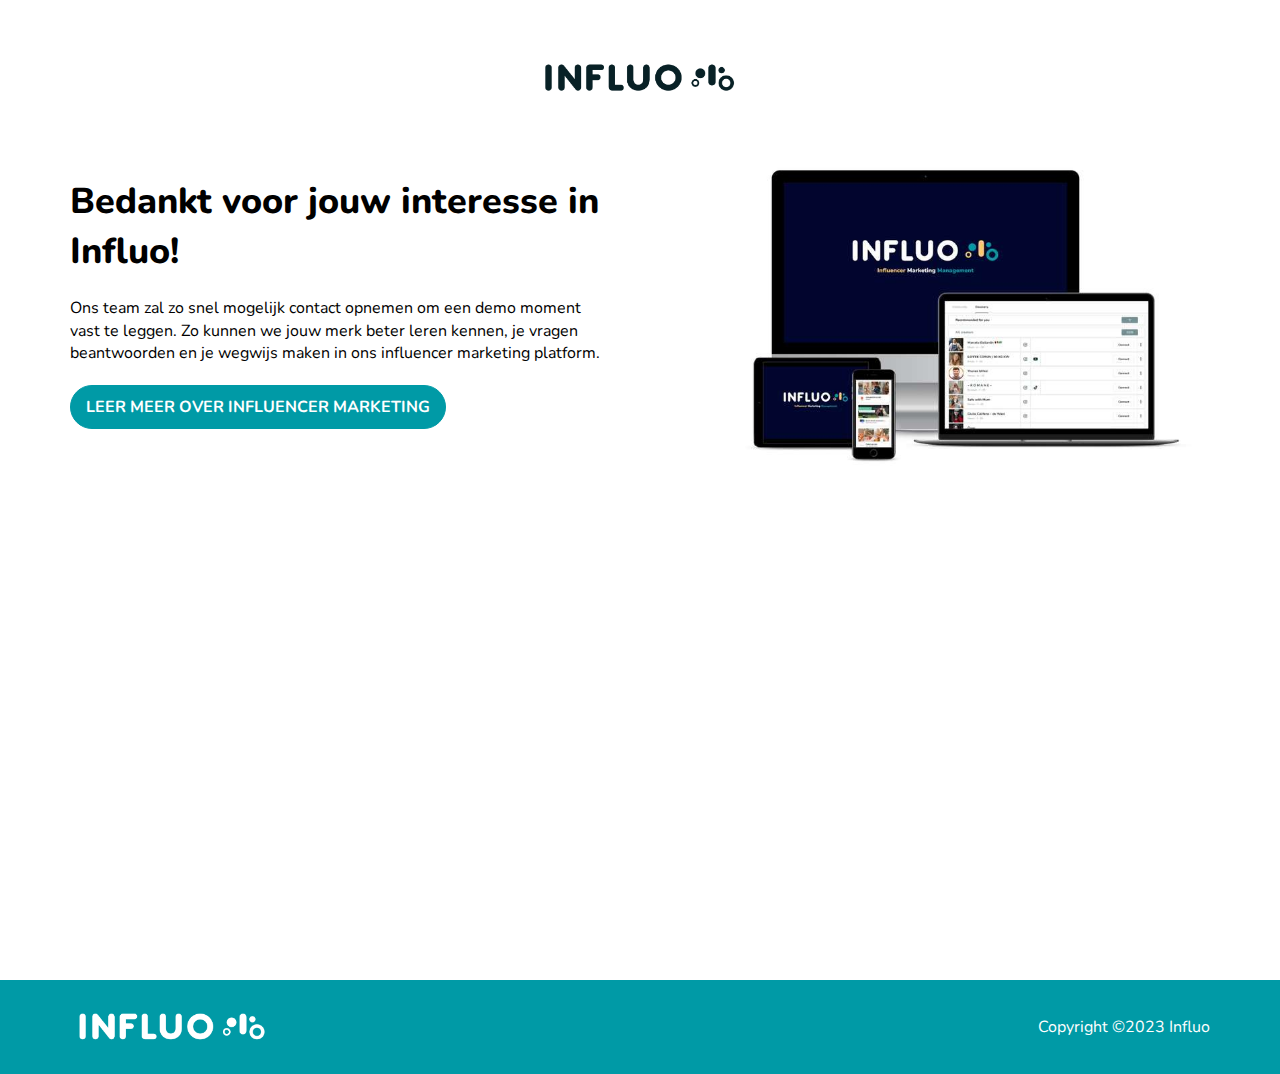
<file: pages/new-brands-nl/thanks/index.html>
<!DOCTYPE html>
<html lang="en">
<head>
    <meta charset="UTF-8">
    <meta http-equiv="X-UA-Compatible" content="IE=edge">
    <meta name="viewport" content="width=device-width, initial-scale=1.0">
    <title>
        Bedankt voor jouw interesse in Influo!
    </title>
    <meta name="description" content="">

    <link rel="stylesheet" href="https://cdnjs.cloudflare.com/ajax/libs/font-awesome/6.4.0/css/all.min.css" integrity="sha512-iecdLmaskl7CVkqkXNQ/ZH/XLlvWZOJyj7Yy7tcenmpD1ypASozpmT/E0iPtmFIB46ZmdtAc9eNBvH0H/ZpiBw==" crossorigin="anonymous" referrerpolicy="no-referrer" />

    <link rel="stylesheet" href="/css/global.css">
    <link rel="stylesheet" href="/css/header-footer.css">

    <link rel="stylesheet" href="/pages/css/style.css">

    <link rel="apple-touch-icon" sizes="180x180" href="/assets/favicon/apple-touch-icon.png">
    <link rel="icon" type="image/png" sizes="32x32" href="/assets/favicon/favicon-32x32.png">
    <link rel="icon" type="image/png" sizes="16x16" href="/assets/favicon/favicon-16x16.png">
    <link rel="manifest" href="/assets/favicon/site.webmanifest">
    <link rel="mask-icon" href="/assets/favicon/safari-pinned-tab.svg" color="#5bbad5">
    <meta name="msapplication-TileColor" content="#da532c">
    <meta name="theme-color" content="#ffffff">

    <!-- Google Tag Manager -->
    <script>(function(w,d,s,l,i){w[l]=w[l]||[];w[l].push({'gtm.start':
    new Date().getTime(),event:'gtm.js'});var f=d.getElementsByTagName(s)[0],
    j=d.createElement(s),dl=l!='dataLayer'?'&l='+l:'';j.async=true;j.src=
    'https://www.googletagmanager.com/gtm.js?id='+i+dl;f.parentNode.insertBefore(j,f);
    })(window,document,'script','dataLayer','GTM-KBGB789');</script>
    <!-- End Google Tag Manager -->
</head>
<body>

    <!-- Google Tag Manager (noscript) -->
    <noscript><iframe src="https://www.googletagmanager.com/ns.html?id=GTM-KBGB789"
    height="0" width="0" style="display:none;visibility:hidden"></iframe></noscript>
    <!-- End Google Tag Manager (noscript) -->

<header>
    <div class="section header" id="header">
        <div class="row">
            <div class="container">
                <a class="nav-logo" href="/">
                    <img class="logo" src="/assets/logo/logo-black.png" alt="Influo Media Logo">
                </a>
            </div>
        </div>

        <div class="topnav-content-sm">
            <div class="header-col">
                <a href="/">
                    <img class="logo" src="/assets/logo/logo-black.png" alt="Influo Media Logo">
                </a>
            </div>
            <div class="header-col">
                <a class="icon" id="menu-toggle">
                    <svg xmlns="http://www.w3.org/2000/svg" viewBox="0 0 448 512"><path d="M0 96C0 78.3 14.3 64 32 64H416c17.7 0 32 14.3 32 32s-14.3 32-32 32H32C14.3 128 0 113.7 0 96zM0 256c0-17.7 14.3-32 32-32H416c17.7 0 32 14.3 32 32s-14.3 32-32 32H32c-17.7 0-32-14.3-32-32zM448 416c0 17.7-14.3 32-32 32H32c-17.7 0-32-14.3-32-32s14.3-32 32-32H416c17.7 0 32 14.3 32 32z"/></svg>
                </a>
            </div>
        </div>
        <div class="small-menu-wrapper">
            <div class="small-menu-content">
                <a class="nav" href="#">
                    Menu 1
                </a>
                <a class="nav" href="#">
                    Menu 2
                </a>
                <a class="nav" href="#">
                    Menu 3
                </a>
            </div>
        </div>
    </div>
</header>

<div class="section full-height">
    <div class="row">
        <div class="col">
            <h1>
                Bedankt voor jouw interesse in Influo!
            </h1>
            <p>
                Ons team zal zo snel mogelijk contact opnemen om een demo moment vast te leggen. Zo kunnen we jouw merk beter leren kennen, je vragen beantwoorden en je wegwijs maken in ons influencer marketing platform.
            </p>
            <a href="https://www.influo.com/blog/" class="btn">
                Leer meer over influencer marketing
            </a>
        </div>
        <div class="col">
            <img src="./img/image1.jpeg" alt="">
        </div>
    </div>
</div>

<footer>
    <div class="section footer" id="footer">
        <div class="row">
            <img src="/assets/logo/logo-white.png" alt="Logo" class="logo">
            <p class="legal">
                Copyright ©2023 Influo
            </p>
        </div>
    </div>
</footer>
    
    
    <script src="https://code.jquery.com/jquery-3.7.0.min.js" integrity="sha256-2Pmvv0kuTBOenSvLm6bvfBSSHrUJ+3A7x6P5Ebd07/g=" crossorigin="anonymous"></script>
    <script src="/js/app.js"></script>
</body>
</html>
</file>
<file: css/global.css>
@import url('https://fonts.googleapis.com/css2?family=Nunito:wght@400;700;800&display=swap');

:root {
    --primary: #009aa6;
    --white: #fff;
    --light-grey: #f8fcfe;
    --yellow: #fcb84a;
    --blue: #009aa6;
    --black: #00072E;
    --boxShadow: 0px 3px 6px #00000029;
    --borderRadius: 26px;
    --borderRadiusBtn: 100px;
    --overlay: var(--black);
    --overlayVertical: linear-gradient(to top, rgba(0,0,0,1) 0%, rgba(0,0,0,1) 24%, rgba(0,0,0,0) 70%);
    --transition: all .25s ease-in-out;
}

html {
    scroll-behavior: smooth;
}

* {
    box-sizing: border-box;
    font-family: 'Nunito', sans-serif;
    font-weight: 400;
    margin: 0;
    padding: 0;
    line-height: 1.4;
}

h1 {
    font-weight: 800;
}


h2,
h3 {
    font-weight: 700;
}

h1 {
    font-size: 36px;
}

h2 {
    font-size: 28px;
}

h3 {
    font-size: 24px;
}

h4 {
    font-size: 20px;
}

a {
    color: var(--primary);
    text-decoration: none;
}

p,
a,
li {
    font-size: 16px;
}

ul,
ol {
    display: flex;
    flex-direction: column;
    gap: 10px;
    padding-left: 20px;
    list-style: none;
}

li:before {
    content: "\f00c"; /* FontAwesome Unicode */
    font-family: FontAwesome;
    display: inline-block;
    margin-right: 5px;
}

.bold {
    font-weight: 700;
}

.banner.section .row {
    padding-top: 40px;
}

.subheadline {
    color: var(--primary);
    font-weight: 700;
    font-size: 16px;
    text-transform: uppercase;
}

.underline {
    text-decoration: underline;
    font-weight: 700;
}

img {
    width: 100%;
    height: auto;
}

.video-wrapper {
    width: 60%;
}

.hidden {
    display: none;
}

.section.content {
    background-color: var(--light-grey);
}

.border-radius {
    border-radius: var(--borderRadius);
}

.section {
    width: 100%;
    display: flex;
    flex-direction: column;
    margin: 40px auto;
}

.section.full-height {
    height: 100vh;
}

.section.black {
    color: var(--white);
    background-color: var(--black);
}

.section.blue {
    color: var(--white);
    background-color: var(--blue);
}

.section.grey,
.row.grey {
    background-color: var(--light-grey);
}

.section .row.grey {
    padding: 30px;
}

.section .row {
    width: 100%;
    max-width: 1200px;

    display: flex;
    flex-flow: row wrap;
    justify-content: center;
    align-items: center;
    gap: 60px;
    margin: 60px auto;
    padding: 0 30px;
}

.section .row.reverse {
    flex-flow: row-reverse wrap;
}

.section .row.flex-col {
    flex-direction: column;
    gap: 20px;
}

.section .row.flex-col.center * {
    text-align: center;
}

.section .row.flex-col.align-start {
    align-items: flex-start;
}

.section .row.gap-20 {
    gap: 20px;
}

.section .row .col {
    flex: 1 0 350px;

    display: flex;
    flex-direction: column;
    gap: 20px;
}

.btn {
    font-family: 'Nunito', sans-serif;
    text-transform: uppercase;
    width: fit-content;
    font-weight: 700;
    font-size: 16px;
    text-decoration: none;
    text-align: center;
    color: var(--white);
    background-color: var(--primary);
    border: 1px solid var(--primary);
    border-radius: var(--borderRadiusBtn);
    padding: 10px 15px;
    transition: var(--transition); 
}

.btn:hover {
    cursor: pointer;
    transform: scale(1.05);
    transition: var(--transition);
}

.card .btn.no-border {
    transform: translateX(0px);
    transition: var(--transition);  
}

.card .btn.no-border:hover {
    transform: translateX(10px);
    transition: var(--transition);
}

.btn.white {
    background-color: var(--white);
    color: var(--black);
    border-color: var(--white);
}

.btn.ghost {
    background-color: transparent;
    color: var(--primary);
    border: 1px solid var(--primary);
}

.btn.ghost.white {
    color: var(--white);
    border: 1px solid var(--white);
}

.wrapper {
    display: flex;
    flex-flow: row wrap;
    gap: 20px;
}

.wrapper .item {
    flex: 1 0;
    display: flex;
    flex-direction: column;
    gap: 10px;
}

.overlay {
    background: var(--primary);
    opacity: 0.5;
    position: absolute;
    top: 0;
    right: 0;
    bottom: 0;
    left: 0;
    width: 100%;
    height: 100%;
    z-index: 3;
}

.form-wrapper {
    display: flex;
    width: 80%;
    padding: 30px;
    border-radius: var(--borderRadius);
    background-color: var(--white);
    box-shadow: var(--boxShadow);
}

.form-wrapper form {
    width: 100%;
    display: flex;
    flex-direction: column;
    gap: 10px;
    margin: 20px 0;
}

.form-wrapper input,
.form-wrapper option,
.form-wrapper select {
    color: var(--black);
    flex: 1;
    width: 100%;
    padding: 16px;
    background-color: hsla(0, 0%, 100%, 0.1);
    border: none;
    border-bottom: 1px solid var(--primary);
    border-radius: 0;
    height: 60px;
    outline: none;
    font-size: 16px;
    transition: border-bottom 200ms ease;
}

.section .form-wrapper input.hs-button {
    background-color: var(--primary);
    color: var(--white);
    text-transform: uppercase;
    font-weight: 700;
    transition: var(--transition);
    margin-top: 20px;
}

.section .form-wrapper input.hs-button:hover {
    cursor: pointer;
    transition: var(--transition);
    transform: scale(1.05);
}

.form-wrapper label span {
    font-weight: 700;
    margin: 20px 0 10px 0;
}

.form-wrapper .hs-error-msg {
    color: red;
    font-size: 14px;
}

.form-wrapper .hs-error-msgs li::before {
    content: '';
}

.form-wrapper .input {
    margin-top: 10px;
}

.form-wrapper input::placeholder {
    color: var(--black);
    opacity: 0.6;
}

.form-wrapper input:focus {
    transition: border-bottom 200ms ease;
    border-bottom: 2px solid var(--primary);
}

.form-wrapper .btn {
    color: var(--white);
    background-color: var(--primary);
    border-bottom: 1px solid var(--primary);
    transition: border-bottom 200ms ease;
    transition: var(--transition);
    margin-top: 20px;
    border-radius: 12px;
}

.form-wrapper .btn:hover {
    transform: scale(1.02);
}

.faq .accordion-list {
    display: flex;
    flex-direction: column;
    width: 100%;
    gap: 20px;
}

.faq .accordion-list .accordion-item {
    display: flex;
    flex-direction: column;
    width: 100%;
    padding: 30px 20px;
    border-radius: 12px;
}

.faq .accordion-list .accordion-item:hover {
    cursor: pointer;
}

.faq .accordion-list .accordion-item .accordion-head {
    display: flex;
    flex-direction: row;
    justify-content: space-between;
    border-bottom: 2px solid var(--black);
    padding-bottom: 15px;
}

.faq .accordion-list .accordion-item .accordion-head.active {
    border-bottom: none;
    padding-bottom: 0;
}

.faq .accordion-list .accordion-item .accordion-head h5 {
    font-size: 20px;
    font-weight: 700;
    color: var(--black);
    opacity: 1;
    transition: var(--transition);
}

.faq .accordion-list .accordion-item .accordion-head.active h5 {
    color: var(--primary);
    transition: var(--transition);
}

.faq .accordion-list .accordion-item .accordion-head .icon {
    transform: translate3d(0px, 0px, 0px) scale3d(1, 1, 1) rotateX(0deg) rotateY(0deg) rotateZ(0deg) skew(0deg, 0deg);
    transform-style: preserve-3d;
    display: flex;
    width: 36px;
    height: 36px;
    border-radius: 50%;
    align-items: center;
    justify-content: center;
}

.faq .accordion-list .accordion-item .accordion-head .icon:hover {
    cursor: pointer;
}

.faq .accordion-list .accordion-item .accordion-head .icon.active {
    transform: translate3d(0px, 0px, 0px) scale3d(1, 1, 1) rotateX(0deg) rotateY(0deg) rotateZ(90deg) skew(0deg, 0deg);
    transform-style: preserve-3d;
}

.faq .accordion-list .accordion-item .accordion-head .icon .fa-minus {
    transform: rotate(90deg);
}

.faq .accordion-list .accordion-item .accordion-body {
    display: none;
}

.faq .accordion-list .accordion-item .accordion-body.active {
    display: block;
}

.faq .accordion-list .accordion-item .accordion-body p {
    font-size: 16px;
    margin-top: 20px;
    color: var(--black);
    text-align: left;
    opacity: 0.5;
}

.faq .accordion-list .accordion-item .accordion-body a {
    font-size: 16px;
}

.faq a {
    transition: var(--transition);
    color: var(--primary);
}

.faq a:hover {
    transition: var(--transition);
    text-decoration: underline;
}

.faq ol {
    margin-top: 20px;
    padding-left: 40px;
}

.faq li {
    color: var(--black);
    opacity: 0.5;
}

.section .row.mb-0 {
    margin-bottom: 0;
}

.filters.section {
    background-color: var(--light-grey);
}

.filters.section .wrapper {
    gap: 40px;
}

.filter .wrapper .filter-btn {
    font-size: 18px;
    font-weight: 700;
    opacity: 0.7;
    color: var(--black);
    transition: var(--transition);
}

.filter .wrapper .filter-btn:hover {
    cursor: pointer;
    opacity: 1;
    transition: var(--transition);
}

.filter .wrapper .filter-btn.active {
    opacity: 1;
    transition: var(--transition);
}

/* UNDERLINE ACTIVE FILTERS */
.filter .filter-btn {
    position: relative;
    text-decoration: none;
    padding-bottom: 5px;
}

.filter .filter-btn.active::before {
    content: "";
    position: absolute;
    display: block;
    width: 100%;
    height: 2px;
    bottom: 0;
    left: 0;
    background-color: var(--primary);
    animation: underline_filter 500ms ease-in-out;
}


@media (max-width: 560px) {
    .section .row .col {
        flex: 1 0 100%;
        width: 100%;
    }
}

@media (max-width: 1000px) {
    .section.contact h2 {
        max-width: 100%;
    }

    .form-wrapper {
        width: 100%;
    }
}
</file>
<file: css/header-footer.css>
.header {
    background-color: transparent;
    min-height: unset;
    position: absolute;
    z-index: 99;
    transition: background-color 200ms linear;
    margin: 0;
}

.header.active {
    position: fixed;
    top: 0;
    background-color: var(--white);
    transition: background-color 200ms linear;
}

.header.active .topnav-content-sm svg {
    fill: var(--black);
}

.header.active .container .nav {
    color: var(--black);
}

.header.dark .container .nav {
    color: var(--black);
}

.header.active .btn {
    color: var(--white);
    background-color: var(--primary);
    border-color: var(--primary);
}

.header .row {
    width: 100%;
    min-height: unset;
    align-items: center;
    justify-content: flex-end;
    padding: 20px 30px;
    margin: 0 auto;
    background-color: transparent;
    z-index: 10;
}

.header .row nav {
    display: flex;
    gap: 80px;
}

.header .logo,
.footer .logo {
    width: 200px;
}

.header .container {
    width: 100%;
    display: flex;
    align-items: center;
    justify-content: center;
    gap: 40px;
}

.header .container .nav {
    color: var(--white);
    opacity: 1;
    font-weight: 700;
    text-decoration: none;
    transition: var(--transition);
}

.header .container .nav:hover {
    transition: var(--transition);
}

.header .primary-btn {
    margin-top: 0;
}

.header .topnav-content-sm {
    display: none;
}

.header .small-menu-wrapper {
    display: none;
}

.header .nav {
    width: fit-content;
    position: relative;
    text-decoration: none;
    padding-bottom: 5px;
}

.header .nav::before {
    content: "";
    position: absolute;
    display: block;
    width: 100%;
    height: 2px;
    bottom: 0;
    left: 0;
    background-color: var(--white);
    transform: scaleX(0);
    transition: transform 0.3s ease;
}

.header.active .nav::before {
    background-color: var(--black);
}
  
.header .nav:hover::before {
    transform: scaleX(1);
}

.footer {
    min-height: unset;
    color: var(--white);
    background-color: var(--primary);
    margin: 0 auto;
}

.footer .row {
    min-height: unset;
    justify-content: space-between;
    margin: 30px auto;
}

.footer .row .col:nth-child(1) {
    flex: 1 0 70%;
}

.footer .row .col:nth-child(2) {
    flex: 1 0 25%;
}

.footer .row h5 {
    font-size: 24px;
    font-weight: 700;
}

.footer .row p,
.footer .row a {
    font-size: 16px;
}

.footer .socials {
    display: flex;
    gap: 20px;
}

.footer .socials a {
    font-size: 26px;
    color: var(--white);
}

.footer .row.disclaimer {
    flex-flow: row wrap;
    justify-content: flex-start;
}

.footer .row.disclaimer a {
    color: var(--white);
}

.footer .row.disclaimer a,
.footer .row.disclaimer p {
    font-size: 14px;
    opacity: 0.6;
}


@media (max-width: 560px) {
    .header .row {
        display: none;
    }

    .header .topnav-content-sm {
        display: flex;
        align-items: center;
        justify-content: space-between;
        padding: 20px 30px;
    }

    .header .small-menu-content {
        display: flex;
        flex-direction: column;
        padding: 10px 30px;
        background-color: var(--white);
    }

    .header .topnav-content-sm svg {
        fill: var(--primary);
        width: 25px;
    }

    .header .topnav-content-sm svg:hover {
        cursor: pointer;
    }

    .header .small-menu-content {
        height: 90vh;
        justify-content: center;
        align-items: center;
        background-color: var(--black);
    }

    .header .small-menu-content .nav {
        font-size: 30px;
        font-weight: 700;
        color: var(--white);
    }

    .header.section .small-menu-content .nav::before {
        background-color: var(--white);
    }

    .header .small-menu-content .btn {
        color: var(--primary);
        background-color: transparent;
        font-size: 18px;
        border-radius: 3px;
        text-transform: uppercase;
        padding-bottom: 10px;
        margin-top: 20px;
    }

    .header.active .small-menu-content .btn {
        background-color: transparent;
    }
}
</file>
<file: pages/css/style.css>
.logos-wrapper.wrapper {
    width: 60%;
    align-items: center;
    gap: 40px;
}

.section .form-wrapper {
    color: var(--black);
    flex-direction: column;
    background-color: var(--yellow);
}

.section .form-wrapper label {
    font-weight: 700;
    margin-top: 20px;
}

.section .form-wrapper input {
    background-color: var(--white);
    border: none;
    border-radius: var(--borderRadiusBtn);
}

.section .form-wrapper .btn {
    background-color: var(--primary);
}

.section .form-wrapper .small {
    font-size: 14px;
    text-align: center;
}

.social-proof .social-proof-wrapper .item {
    gap: 40px;
}

.social-proof-wrapper img {
    width: 75px;
    border-radius: 50%;
}

.social-proof-wrapper .item-col {
    display: flex;
    gap: 20px;
}

.social-proof-wrapper .item .item-col:nth-child(2) {
    margin-top: auto;
}
</file>
